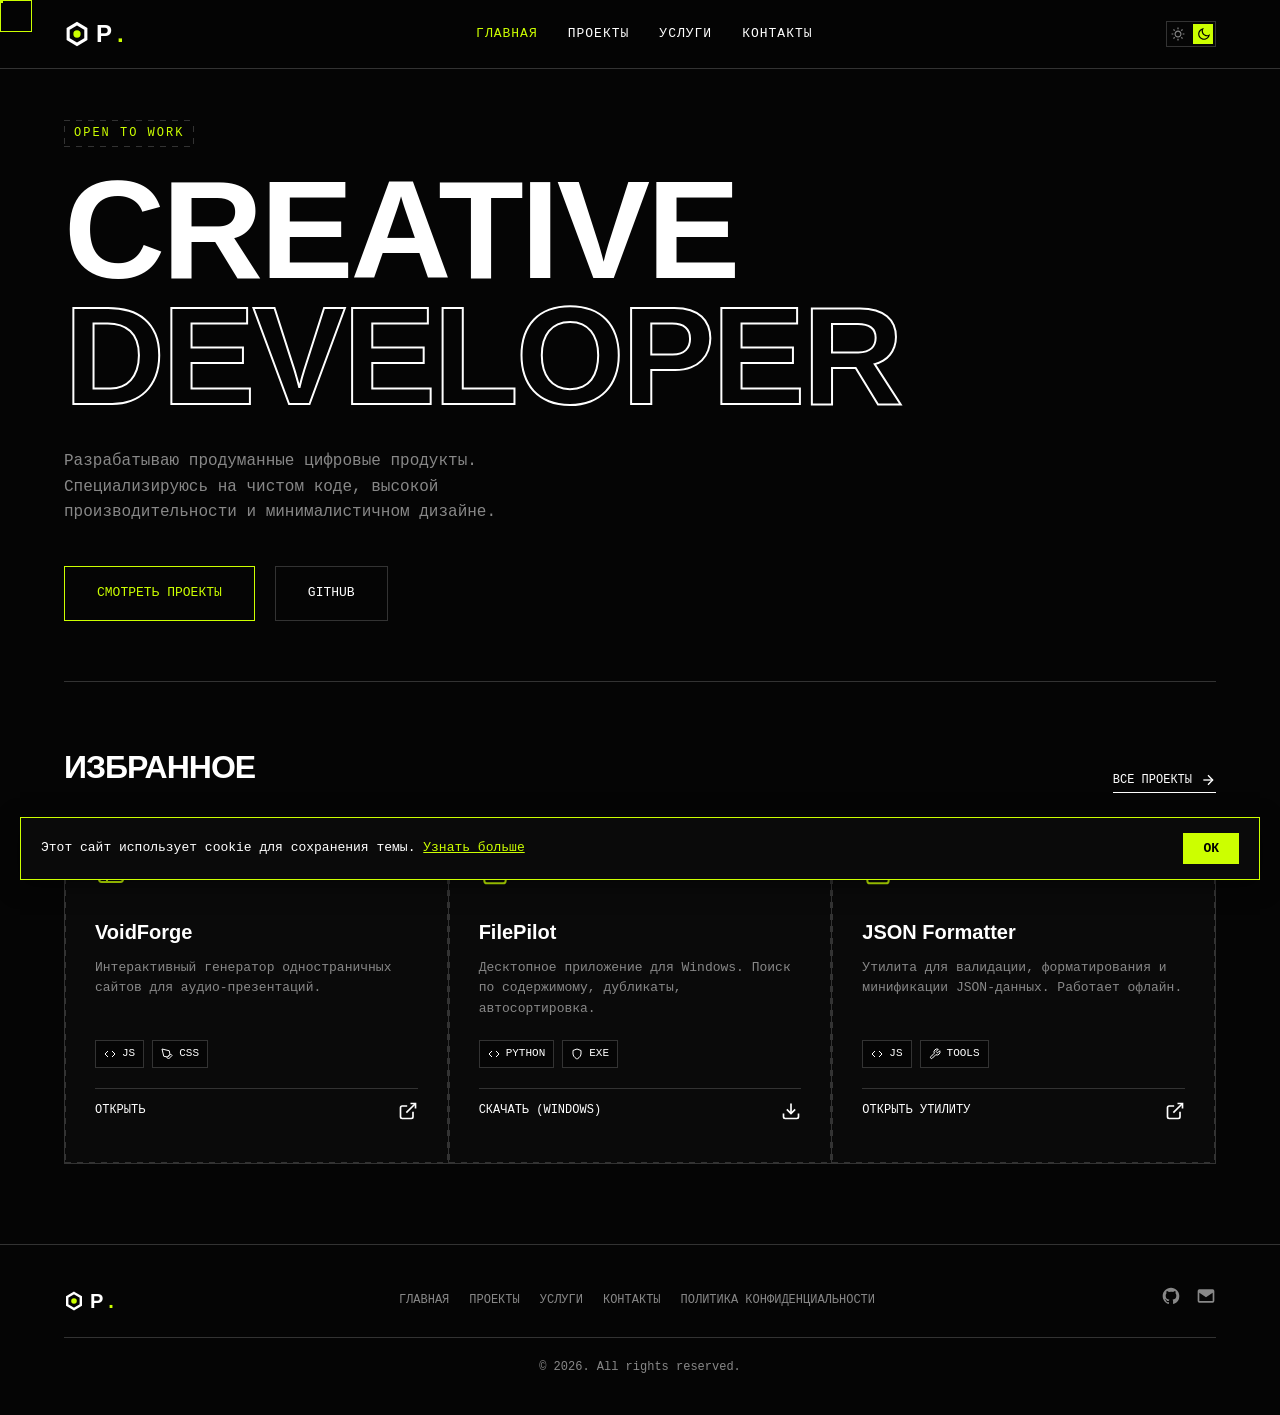
<file: index.html>
<!DOCTYPE html>
<html lang="ru" data-theme="dark">
<head>
    <meta charset="UTF-8">
    <meta name="viewport" content="width=device-width, initial-scale=1.0">
    <title>Portfolio — Developer</title>
    <link rel="icon" href="favicon.svg" type="image/svg+xml">
    <meta http-equiv="Content-Security-Policy" content="default-src 'self'; script-src 'self'; style-src 'self' https://fonts.googleapis.com; font-src 'self' https://fonts.gstatic.com; img-src 'self' data:; connect-src 'self' https://formcarry.com; object-src 'none'; base-uri 'none'; form-action 'self' https://formcarry.com; frame-ancestors 'none';">
    <meta name="referrer" content="strict-origin-when-cross-origin">
    <script src="frame-bust.js"></script>
    <link rel="preconnect" href="https://fonts.googleapis.com">
    <link rel="preconnect" href="https://fonts.gstatic.com" crossorigin>
    <link href="https://fonts.googleapis.com/css2?family=IBM+Plex+Mono:wght@400;500&family=Space+Grotesk:wght@400;500;700&display=swap" rel="stylesheet" crossorigin="anonymous">
    <link rel="stylesheet" href="styles.css">
    <script src="theme-init.js"></script>
</head>
<body>
    <header>
        <a href="index.html" class="logo" aria-label="Home">
            <svg width="24" height="24" viewBox="0 0 100 100" fill="none" xmlns="http://www.w3.org/2000/svg">
                <polygon points="50,10 84,30 84,70 50,90 16,70 16,30" stroke="currentColor" stroke-width="12" stroke-linejoin="miter"/>
                <circle cx="50" cy="50" r="14" fill="var(--accent)"/>
            </svg>
            P<span>.</span>
        </a>
        <nav class="desktop-nav">
            <a href="index.html" class="active">Главная</a>
            <a href="projects.html">Проекты</a>
            <a href="services.html">Услуги</a>
            <a href="contacts.html">Контакты</a>
        </nav>
        <div class="header-controls">
            <div class="theme-switch" id="themeToggle">
                <div class="theme-switch-ball"></div>
                <svg class="sun-icon" viewBox="0 0 24 24"><path d="M12 18C8.686 18 6 15.314 6 12C6 8.686 8.686 6 12 6C15.314 6 18 8.686 18 12C18 15.314 15.314 18 12 18ZM12 16C14.209 16 16 14.209 16 12C16 9.791 14.209 8 12 8C9.791 8 8 9.791 8 12C8 14.209 9.791 16 12 16ZM11 1H13V4H11V1ZM11 20H13V23H11V20ZM3.515 4.929L4.929 3.515L7.05 5.636L5.636 7.05L3.515 4.929ZM16.95 18.364L18.364 16.95L20.485 19.071L19.071 20.485L16.95 18.364ZM19.071 3.515L20.485 4.929L18.364 7.05L16.95 5.636L19.071 3.515ZM5.636 16.95L7.05 18.364L4.929 20.485L3.515 19.071L5.636 16.95ZM23 11V13H20V11H23ZM4 11V13H1V11H4Z"/></svg>
                <svg class="moon-icon" viewBox="0 0 24 24"><path d="M10 7C10 10.866 13.134 14 17 14C18.9584 14 20.729 13.1957 21.9995 11.8995C22 11.933 22 11.9665 22 12C22 17.5228 17.5228 22 12 22C6.47715 22 2 17.5228 2 12C2 6.47715 6.47715 2 12 2C12.0335 2 12.067 2 12.1005 2.00049C10.8043 3.27098 10 5.04157 10 7ZM4 12C4 16.4183 7.58172 20 12 20C15.0583 20 17.7158 18.2839 19.062 15.7621C18.3941 15.9199 17.7027 16 17 16C12.0294 16 8 11.9706 8 7C8 6.29727 8.08009 5.60587 8.2379 4.93798C5.71611 6.28423 4 8.94168 4 12Z"/></svg>
            </div>
            <button class="mobile-menu-btn" id="mobileMenuBtn" aria-label="Menu">
                <svg viewBox="0 0 24 24" fill="none" stroke="currentColor" stroke-width="2"><line x1="3" y1="12" x2="21" y2="12"></line><line x1="3" y1="6" x2="21" y2="6"></line><line x1="3" y1="18" x2="21" y2="18"></line></svg>
            </button>
        </div>
    </header>
    <div class="mobile-nav" id="mobileNav">
        <a href="index.html" class="active">Главная</a>
        <a href="projects.html">Проекты</a>
        <a href="services.html">Услуги</a>
        <a href="contacts.html">Контакты</a>
    </div>
    <div class="page-wrapper">
        <div class="container">
            <section class="hero">
                <div class="badge animated-dashed">Open to work</div>
                <h1>CREATIVE<br><span>DEVELOPER</span></h1>
                <p>Разрабатываю продуманные цифровые продукты. Специализируюсь на чистом коде, высокой производительности и минималистичном дизайне.</p>
                <div class="hero-buttons">
                    <a href="projects.html" class="btn btn-primary">Смотреть проекты</a>
                    <a href="https://github.com/dyrty11" target="_blank" rel="noopener noreferrer" class="btn">GitHub</a>
                </div>
            </section>
            <section id="projects">
                <div class="section-header">
                    <h2 class="section-title">Избранное</h2>
                    <a href="projects.html" class="view-all">Все проекты <svg width="16" height="16" viewBox="0 0 24 24" fill="none" stroke="currentColor" stroke-width="2"><line x1="5" y1="12" x2="19" y2="12"></line><polyline points="12 5 19 12 12 19"></polyline></svg></a>
                </div>
                <div class="projects-grid">
                    <div class="project-card animated-dashed">
                        <div class="project-icon"><svg viewBox="0 0 24 24" fill="none" stroke="currentColor" stroke-width="1.5"><rect x="3" y="3" width="18" height="18" rx="2" ry="2"></rect><line x1="3" y1="9" x2="21" y2="9"></line><line x1="9" y1="21" x2="9" y2="9"></line></svg></div>
                        <h3>VoidForge</h3>
                        <p>Интерактивный генератор одностраничных сайтов для аудио-презентаций.</p>
                        <div class="project-tags">
                            <span class="tag"><svg viewBox="0 0 24 24" fill="none" stroke="currentColor" stroke-width="2"><polyline points="16 18 22 12 16 6"></polyline><polyline points="8 6 2 12 8 18"></polyline></svg> JS</span>
                            <span class="tag"><svg viewBox="0 0 24 24" fill="none" stroke="currentColor" stroke-width="2"><path d="M12 19l7-7 3 3-7 7-3-3z"></path><path d="M18 13l-1.5-7.5L2 2l3.5 14.5L13 18l5-5z"></path></svg> CSS</span>
                        </div>
                        <a href="voidforge.html" target="_blank" rel="noopener noreferrer" class="action-btn">
                            <span>Открыть</span>
                            <svg viewBox="0 0 24 24" fill="none" stroke="currentColor" stroke-width="2"><path d="M18 13v6a2 2 0 0 1-2 2H5a2 2 0 0 1-2-2V8a2 2 0 0 1 2-2h6"></path><polyline points="15 3 21 3 21 9"></polyline><line x1="10" y1="14" x2="21" y2="3"></line></svg>
                        </a>
                    </div>
                    <div class="project-card animated-dashed">
                        <div class="project-icon"><svg viewBox="0 0 24 24" fill="none" stroke="currentColor" stroke-width="1.5"><path d="M14 2H6a2 2 0 0 0-2 2v16a2 2 0 0 0 2 2h12a2 2 0 0 0 2-2V8z"></path><polyline points="14 2 14 8 20 8"></polyline><line x1="12" y1="18" x2="12" y2="12"></line><polyline points="9 15 12 12 15 15"></polyline></svg></div>
                        <h3>FilePilot</h3>
                        <p>Десктопное приложение для Windows. Поиск по содержимому, дубликаты, автосортировка.</p>
                        <div class="project-tags">
                            <span class="tag"><svg viewBox="0 0 24 24" fill="none" stroke="currentColor" stroke-width="2"><polyline points="16 18 22 12 16 6"></polyline><polyline points="8 6 2 12 8 18"></polyline></svg> Python</span>
                            <span class="tag"><svg viewBox="0 0 24 24" fill="none" stroke="currentColor" stroke-width="2"><path d="M12 22s8-4 8-10V5l-8-3-8 3v7c0 6 8 10 8 10z"></path></svg> EXE</span>
                        </div>
                        <a href="https://pomf2.lain.la/f/ff7rdfxg.7z" target="_blank" rel="noopener noreferrer" class="action-btn">
                            <span>Скачать (Windows)</span>
                            <svg viewBox="0 0 24 24" fill="none" stroke="currentColor" stroke-width="2"><path d="M21 15v4a2 2 0 0 1-2 2H5a2 2 0 0 1-2-2v-4"></path><polyline points="7 10 12 15 17 10"></polyline><line x1="12" y1="15" x2="12" y2="3"></line></svg>
                        </a>
                    </div>
                    <div class="project-card animated-dashed">
                        <div class="project-icon"><svg viewBox="0 0 24 24" fill="none" stroke="currentColor" stroke-width="1.5"><path d="M14 2H6a2 2 0 0 0-2 2v16a2 2 0 0 0 2 2h12a2 2 0 0 0 2-2V8z"></path><polyline points="14 2 14 8 20 8"></polyline><path d="M10 12l-2 2 2 2"></path><path d="M14 12l2 2-2 2"></path></svg></div>
                        <h3>JSON Formatter</h3>
                        <p>Утилита для валидации, форматирования и минификации JSON-данных. Работает офлайн.</p>
                        <div class="project-tags">
                            <span class="tag"><svg viewBox="0 0 24 24" fill="none" stroke="currentColor" stroke-width="2"><polyline points="16 18 22 12 16 6"></polyline><polyline points="8 6 2 12 8 18"></polyline></svg> JS</span>
                            <span class="tag"><svg viewBox="0 0 24 24" fill="none" stroke="currentColor" stroke-width="2"><path d="M14.7 6.3a1 1 0 0 0 0 1.4l1.6 1.6a1 1 0 0 0 1.4 0l3.77-3.77a6 6 0 0 1-7.94 7.94l-6.91 6.91a2.12 2.12 0 0 1-3-3l6.91-6.91a6 6 0 0 1 7.94-7.94l-3.76 3.76z"></path></svg> Tools</span>
                        </div>
                        <a href="json-formatter.html" target="_blank" rel="noopener noreferrer" class="action-btn">
                            <span>Открыть утилиту</span>
                            <svg viewBox="0 0 24 24" fill="none" stroke="currentColor" stroke-width="2"><path d="M18 13v6a2 2 0 0 1-2 2H5a2 2 0 0 1-2-2V8a2 2 0 0 1 2-2h6"></path><polyline points="15 3 21 3 21 9"></polyline><line x1="10" y1="14" x2="21" y2="3"></line></svg>
                        </a>
                    </div>
                </div>
            </section>
        </div>
        <footer>
            <div class="footer-content">
                <a href="index.html" class="logo footer-logo" aria-label="Home">
                    <svg viewBox="0 0 100 100" fill="none" xmlns="http://www.w3.org/2000/svg">
                        <polygon points="50,10 84,30 84,70 50,90 16,70 16,30" stroke="currentColor" stroke-width="12" stroke-linejoin="miter"/>
                        <circle cx="50" cy="50" r="14" fill="var(--accent)"/>
                    </svg>
                    P<span>.</span>
                </a>
                <div class="footer-links">
                    <a href="index.html">Главная</a>
                    <a href="projects.html">Проекты</a>
                    <a href="services.html">Услуги</a>
                    <a href="contacts.html">Контакты</a>
                    <a href="privacy.html">Политика конфиденциальности</a>
                </div>
                <div class="footer-socials">
                    <a href="https://github.com/dyrty11" target="_blank" rel="noopener noreferrer" aria-label="GitHub"><svg viewBox="0 0 24 24" fill="currentColor"><path d="M12 2C6.477 2 2 6.484 2 12.017c0 4.425 2.865 8.18 6.839 9.504.5.092.682-.217.682-.483 0-.237-.008-.868-.013-1.703-2.782.605-3.369-1.343-3.369-1.343-.454-1.158-1.11-1.466-1.11-1.466-.908-.62.069-.608.069-.608 1.003.07 1.531 1.032 1.531 1.032.892 1.53 2.341 1.088 2.91.832.092-.647.35-1.088.636-1.338-2.22-.253-4.555-1.113-4.555-4.951 0-1.093.39-1.988 1.029-2.688-.103-.253-.446-1.272.098-2.65 0 0 .84-.27 2.75 1.026A9.564 9.564 0 0112 6.844c.85.004 1.705.115 2.504.337 1.909-1.296 2.747-1.027 2.747-1.027.546 1.379.202 2.398.1 2.651.64.7 1.028 1.595 1.028 2.688 0 3.848-2.339 4.695-4.566 4.943.359.309.678.92.678 1.855 0 1.338-.012 2.419-.012 2.747 0 .268.18.58.688.482A10.019 10.019 0 0022 12.017C22 6.484 17.522 2 12 2z"/></svg></a>
                    <a href="mailto:d81816320@gmail.com" aria-label="Email"><svg viewBox="0 0 24 24" fill="currentColor"><path d="M20 4H4a2 2 0 0 0-2 2v12a2 2 0 0 0 2 2h16a2 2 0 0 0 2-2V6a2 2 0 0 0-2-2zm0 4.236V18H4V8.236l8 5.333 8-5.333z"/></svg></a>
                </div>
            </div>
            <div class="footer-bottom">&copy; 2026. All rights reserved.</div>
        </footer>
    </div>
    <script src="script.js"></script>
</body>
</html>
</file>
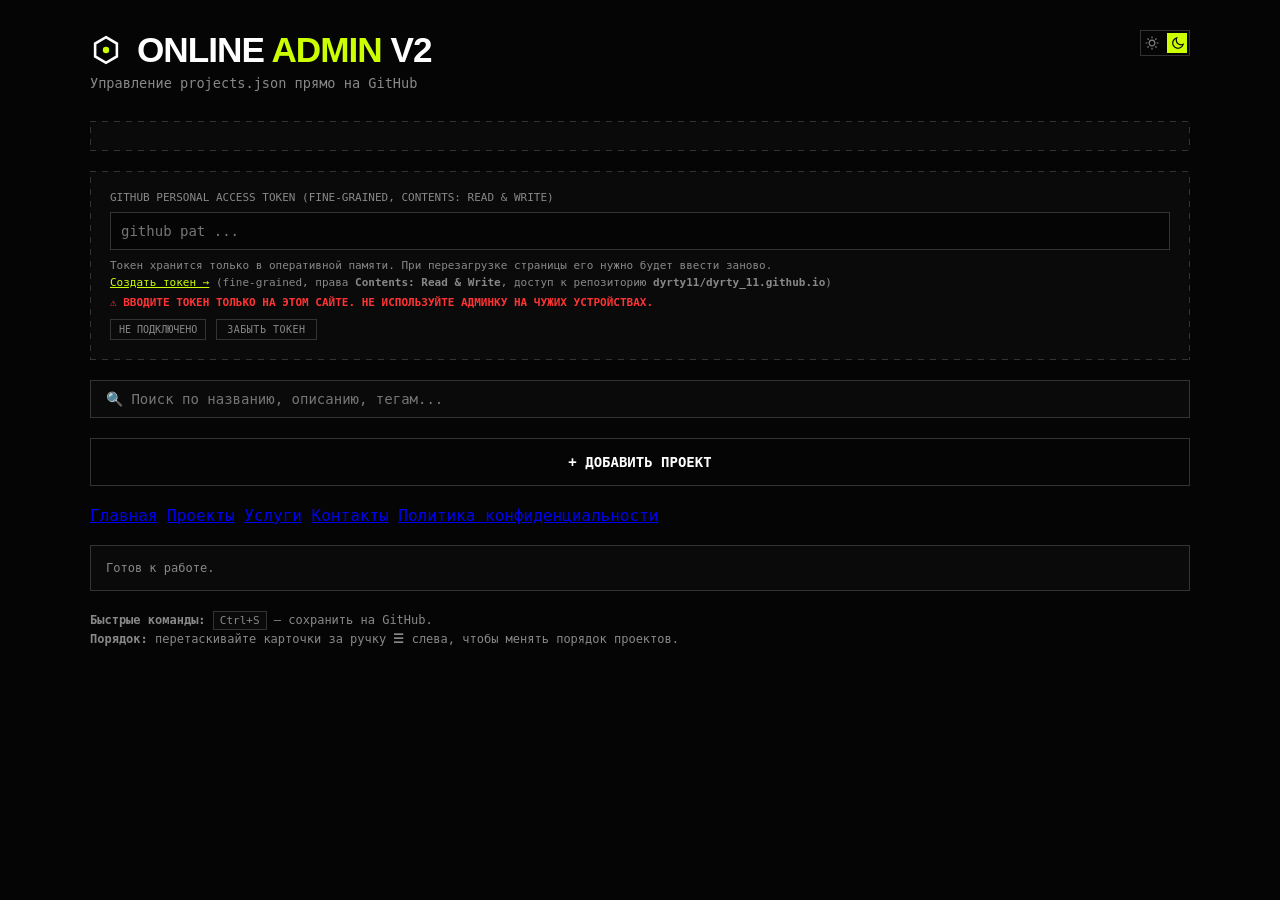
<file: admin.html>
<!DOCTYPE html>
<html lang="ru" data-theme="dark">
<head>
    <meta charset="UTF-8">
    <meta name="viewport" content="width=device-width, initial-scale=1.0">
    <title>Online Admin v2 — P.</title>
    <link rel="icon" href="favicon.svg" type="image/svg+xml">
    <meta name="robots" content="noindex, nofollow">
    <meta http-equiv="Content-Security-Policy" content="default-src 'self'; script-src 'self'; style-src 'self' https://fonts.googleapis.com; font-src 'self' https://fonts.gstatic.com; img-src 'self' data:; connect-src 'self' https://api.github.com; object-src 'none'; base-uri 'none'; form-action 'none'; frame-ancestors 'none';">
    <script src="frame-bust.js"></script>
    <link rel="preconnect" href="https://fonts.googleapis.com">
    <link rel="preconnect" href="https://fonts.gstatic.com" crossorigin>
    <link href="https://fonts.googleapis.com/css2?family=IBM+Plex+Mono:wght@400;500&family=Space+Grotesk:wght@400;500;700&display=swap" rel="stylesheet" crossorigin="anonymous">
    <link rel="stylesheet" href="admin.css">
</head>
<body>
    <div class="container">
        <div class="header-row">
            <div>
                <div class="admin-header-logo">
                    <svg width="32" height="32" viewBox="0 0 100 100" fill="none" xmlns="http://www.w3.org/2000/svg">
                        <polygon points="50,10 84,30 84,70 50,90 16,70 16,30" stroke="currentColor" stroke-width="8" stroke-linejoin="miter"/>
                        <circle cx="50" cy="50" r="10" fill="var(--accent)"/>
                    </svg>
                    <h1>Online <span>Admin</span> v2</h1>
                </div>
                <p class="subtitle">Управление projects.json прямо на GitHub</p>
            </div>
            <div class="theme-switch" id="themeToggle">
                <div class="theme-switch-ball"></div>
                <svg class="sun-icon" viewBox="0 0 24 24"><path d="M12 18C8.686 18 6 15.314 6 12C6 8.686 8.686 6 12 6C15.314 6 18 8.686 18 12C18 15.314 15.314 18 12 18ZM12 16C14.209 16 16 14.209 16 12C16 9.791 14.209 8 12 8C9.791 8 8 9.791 8 12C8 14.209 9.791 16 12 16ZM11 1H13V4H11V1ZM11 20H13V23H11V20ZM3.515 4.929L4.929 3.515L7.05 5.636L5.636 7.05L3.515 4.929ZM16.95 18.364L18.364 16.95L20.485 19.071L19.071 20.485L16.95 18.364ZM19.071 3.515L20.485 4.929L18.364 7.05L16.95 5.636L19.071 3.515ZM5.636 16.95L7.05 18.364L4.929 20.485L3.515 19.071L5.636 16.95ZM23 11V13H20V11H23ZM4 11V13H1V11H4Z"/></svg>
                <svg class="moon-icon" viewBox="0 0 24 24"><path d="M10 7C10 10.866 13.134 14 17 14C18.9584 14 20.729 13.1957 21.9995 11.8995C22 11.933 22 11.9665 22 12C22 17.5228 17.5228 22 12 22C6.47715 22 2 17.5228 2 12C2 6.47715 6.47715 2 12 2C12.0335 2 12.067 2 12.1005 2.00049C10.8043 3.27098 10 5.04157 10 7ZM4 12C4 16.4183 7.58172 20 12 20C15.0583 20 17.7158 18.2839 19.062 15.7621C18.3941 15.9199 17.7027 16 17 16C12.0294 16 8 11.9706 8 7C8 6.29727 8.08009 5.60587 8.2379 4.93798C5.71611 6.28423 4 8.94168 4 12Z"/></svg>
            </div>
        </div>

        <div class="stats animated-dashed" id="stats"></div>

        <div class="token-section animated-dashed">
            <label>GitHub Personal Access Token (fine-grained, Contents: Read & Write)</label>
            <input type="password" id="tokenInput" placeholder="github_pat_..." autocomplete="off" spellcheck="false">
            <div class="token-hint">
                Токен хранится только в оперативной памяти. При перезагрузке страницы его нужно будет ввести заново.
                <br>
                <a href="https://github.com/settings/tokens" target="_blank" rel="noopener noreferrer">Создать токен →</a>
                (fine-grained, права <b>Contents: Read &amp; Write</b>, доступ к репозиторию <b>dyrty11/dyrty_11.github.io</b>)
            </div>
            <div class="token-warning">⚠️ Вводите токен только на этом сайте. Не используйте админку на чужих устройствах.</div>
            <div class="token-row">
                <span class="status-badge" id="tokenStatus">Не подключено</span>
                <button type="button" class="forget-btn" id="forgetTokenBtn">Забыть токен</button>
            </div>
        </div>

        <div class="toolbar">
            <input type="text" id="searchAdmin" placeholder="🔍 Поиск по названию, описанию, тегам...">
            <span class="unsaved-badge hidden" id="unsavedBadge">● Не сохранено</span>
        </div>

        <div id="projectsList"></div>

        <button class="btn add-btn" id="addBtn">+ Добавить проект</button>

        <div class="footer-links">
    <a href="index.html">Главная</a>
    <a href="projects.html">Проекты</a>
    <a href="services.html">Услуги</a>
    <a href="contacts.html">Контакты</a>
    <a href="privacy.html" style="color: var(--accent);">Политика конфиденциальности</a>
        </div>

        <div class="log" id="log">Готов к работе.</div>

        <div class="hint">
            <strong>Быстрые команды:</strong> <kbd>Ctrl+S</kbd> — сохранить на GitHub.<br>
            <strong>Порядок:</strong> перетаскивайте карточки за ручку <strong>☰</strong> слева, чтобы менять порядок проектов.
        </div>
    </div>

    <script src="admin.js" defer></script>
</body>
</html>
</file>
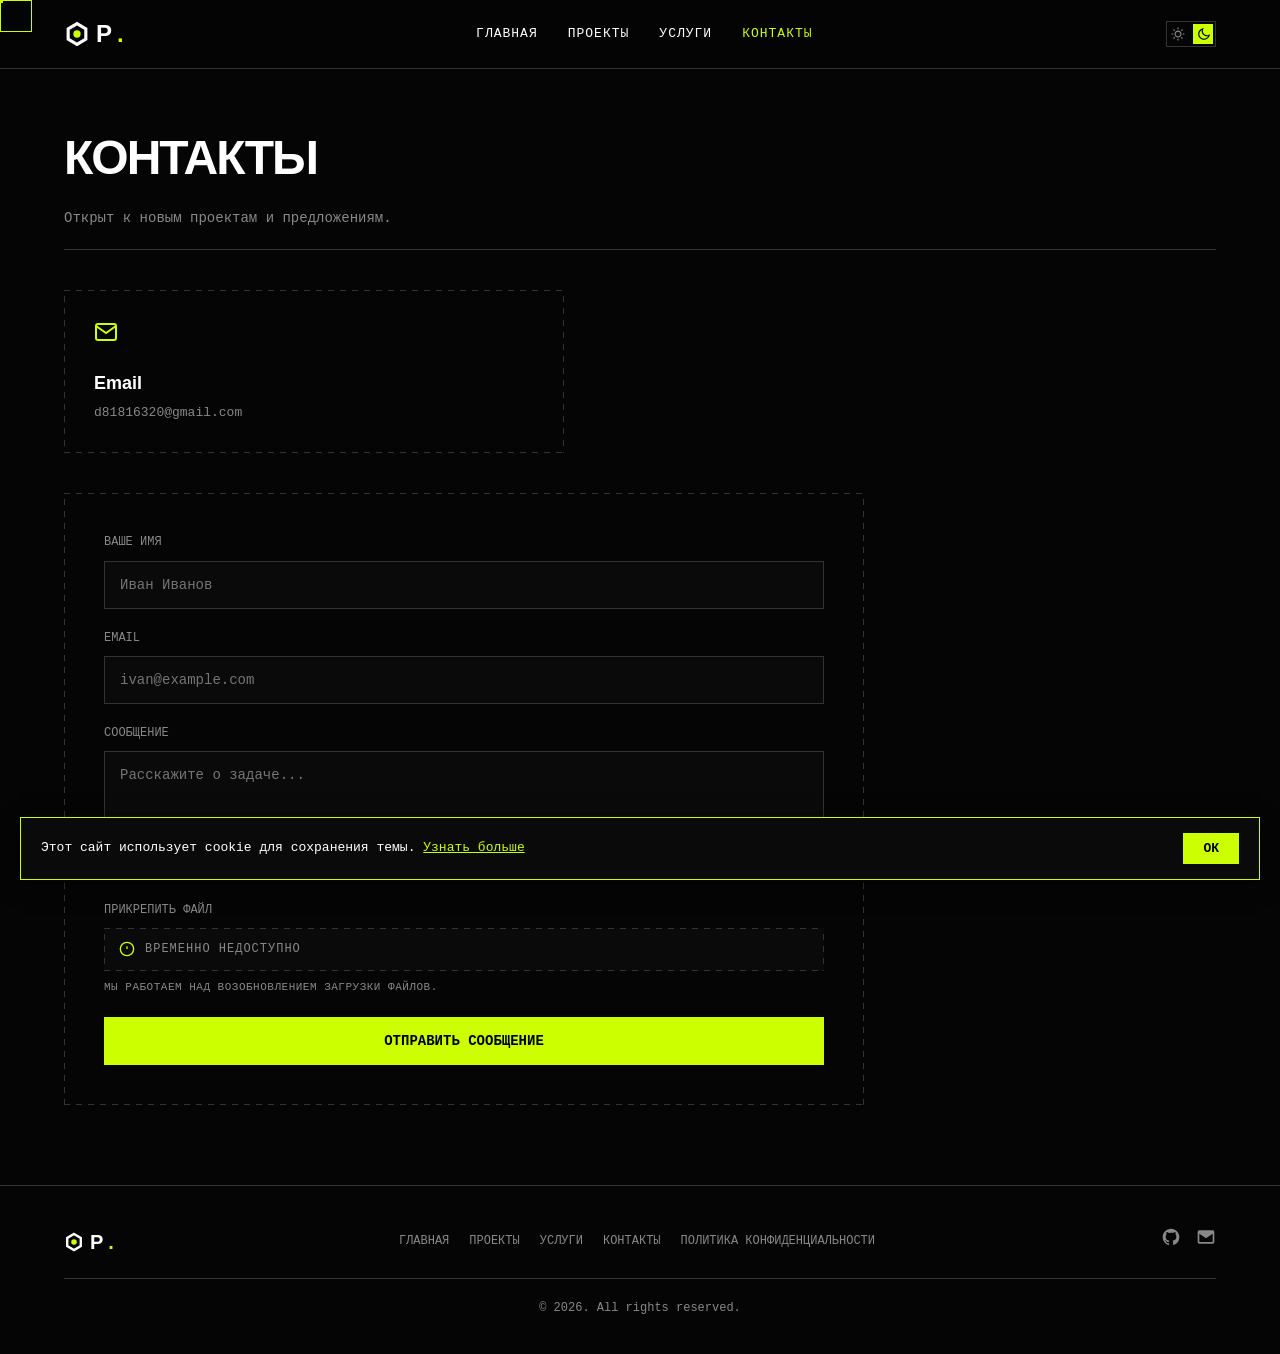
<file: contacts.html>
<!DOCTYPE html>
<html lang="ru" data-theme="dark">
<head>
    <meta charset="UTF-8">
    <meta name="viewport" content="width=device-width, initial-scale=1.0">
    <title>Контакты — Portfolio</title>
    <link rel="icon" href="favicon.svg" type="image/svg+xml">
    <meta http-equiv="Content-Security-Policy" content="default-src 'self'; script-src 'self'; style-src 'self' https://fonts.googleapis.com; font-src 'self' https://fonts.gstatic.com; img-src 'self' data:; connect-src 'self' https://formcarry.com; object-src 'none'; base-uri 'none'; form-action 'self' https://formcarry.com; frame-ancestors 'none';">
    <meta name="referrer" content="strict-origin-when-cross-origin">
    <script src="frame-bust.js"></script>
    <link rel="preconnect" href="https://fonts.googleapis.com">
    <link rel="preconnect" href="https://fonts.gstatic.com" crossorigin>
    <link href="https://fonts.googleapis.com/css2?family=IBM+Plex+Mono:wght@400;500&family=Space+Grotesk:wght@400;500;700&display=swap" rel="stylesheet" crossorigin="anonymous">
    <link rel="stylesheet" href="styles.css">
    <script src="theme-init.js"></script>
</head>
<body>
    <header>
        <a href="index.html" class="logo" aria-label="Home">
            <svg width="24" height="24" viewBox="0 0 100 100" fill="none" xmlns="http://www.w3.org/2000/svg">
                <polygon points="50,10 84,30 84,70 50,90 16,70 16,30" stroke="currentColor" stroke-width="12" stroke-linejoin="miter"/>
                <circle cx="50" cy="50" r="14" fill="var(--accent)"/>
            </svg>
            P<span>.</span>
        </a>
        <nav class="desktop-nav">
            <a href="index.html">Главная</a>
            <a href="projects.html">Проекты</a>
            <a href="services.html">Услуги</a>
            <a href="contacts.html" class="active">Контакты</a>
        </nav>
        <div class="header-controls">
            <div class="theme-switch" id="themeToggle">
                <div class="theme-switch-ball"></div>
                <svg class="sun-icon" viewBox="0 0 24 24"><path d="M12 18C8.686 18 6 15.314 6 12C6 8.686 8.686 6 12 6C15.314 6 18 8.686 18 12C18 15.314 15.314 18 12 18ZM12 16C14.209 16 16 14.209 16 12C16 9.791 14.209 8 12 8C9.791 8 8 9.791 8 12C8 14.209 9.791 16 12 16ZM11 1H13V4H11V1ZM11 20H13V23H11V20ZM3.515 4.929L4.929 3.515L7.05 5.636L5.636 7.05L3.515 4.929ZM16.95 18.364L18.364 16.95L20.485 19.071L19.071 20.485L16.95 18.364ZM19.071 3.515L20.485 4.929L18.364 7.05L16.95 5.636L19.071 3.515ZM5.636 16.95L7.05 18.364L4.929 20.485L3.515 19.071L5.636 16.95ZM23 11V13H20V11H23ZM4 11V13H1V11H4Z"/></svg>
                <svg class="moon-icon" viewBox="0 0 24 24"><path d="M10 7C10 10.866 13.134 14 17 14C18.9584 14 20.729 13.1957 21.9995 11.8995C22 11.933 22 11.9665 22 12C22 17.5228 17.5228 22 12 22C6.47715 22 2 17.5228 2 12C2 6.47715 6.47715 2 12 2C12.0335 2 12.067 2 12.1005 2.00049C10.8043 3.27098 10 5.04157 10 7ZM4 12C4 16.4183 7.58172 20 12 20C15.0583 20 17.7158 18.2839 19.062 15.7621C18.3941 15.9199 17.7027 16 17 16C12.0294 16 8 11.9706 8 7C8 6.29727 8.08009 5.60587 8.2379 4.93798C5.71611 6.28423 4 8.94168 4 12Z"/></svg>
            </div>
            <button class="mobile-menu-btn" id="mobileMenuBtn" aria-label="Menu">
                <svg viewBox="0 0 24 24" fill="none" stroke="currentColor" stroke-width="2"><line x1="3" y1="12" x2="21" y2="12"></line><line x1="3" y1="6" x2="21" y2="6"></line><line x1="3" y1="18" x2="21" y2="18"></line></svg>
            </button>
        </div>
    </header>
    <div class="mobile-nav" id="mobileNav">
        <a href="index.html">Главная</a>
        <a href="projects.html">Проекты</a>
        <a href="services.html">Услуги</a>
        <a href="contacts.html" class="active">Контакты</a>
    </div>
    <div class="page-wrapper">
        <div class="container">
            <div class="page-header">
                <h1>Контакты</h1>
                <p>Открыт к новым проектам и предложениям.</p>
            </div>
            <div class="contact-grid">
                <a href="mailto:d81816320@gmail.com" class="contact-card animated-dashed">
                    <div class="contact-icon"><svg viewBox="0 0 24 24" fill="none" stroke="currentColor" stroke-width="2"><path d="M4 4h16c1.1 0 2 .9 2 2v12c0 1.1-.9 2-2 2H4c-1.1 0-2-.9-2-2V6c0-1.1.9-2 2-2z"></path><polyline points="22,6 12,13 2,6"></polyline></svg></div>
                    <h3>Email</h3>
                    <p>d81816320@gmail.com</p>
                </a>
            </div>
            <div class="contact-form animated-dashed">
                <form id="contactForm" action="https://formcarry.com/s/-NsPKvdj5sC" method="POST" enctype="multipart/form-data">
                    <input type="text" name="_gotcha" hidden>
                    <div class="form-group">
                        <label>Ваше имя</label>
                        <input type="text" name="name" placeholder="Иван Иванов" required maxlength="80">
                    </div>
                    <div class="form-group">
                        <label>Email</label>
                        <input type="email" name="email" placeholder="ivan@example.com" required maxlength="100">
                    </div>
                    <div class="form-group">
                        <label>Сообщение</label>
                        <textarea name="message" placeholder="Расскажите о задаче..." required maxlength="2000"></textarea>
                    </div>
                    <div class="form-group">
                        <label>Прикрепить файл</label>
                        <div class="file-disabled-notice animated-dashed">
                            <svg width="16" height="16" viewBox="0 0 24 24" fill="none" stroke="currentColor" stroke-width="2"><circle cx="12" cy="12" r="10"></circle><line x1="12" y1="8" x2="12" y2="12"></line><line x1="12" y1="16" x2="12.01" y2="16"></line></svg>
                            ВРЕМЕННО НЕДОСТУПНО
                        </div>
                        <div class="file-hint">Мы работаем над возобновлением загрузки файлов.</div>
                    </div>
                    <button type="submit" class="submit-btn">Отправить сообщение</button>
                </form>
            </div>
        </div>
        <footer>
            <div class="footer-content">
                <a href="index.html" class="logo footer-logo" aria-label="Home">
                    <svg viewBox="0 0 100 100" fill="none" xmlns="http://www.w3.org/2000/svg">
                        <polygon points="50,10 84,30 84,70 50,90 16,70 16,30" stroke="currentColor" stroke-width="12" stroke-linejoin="miter"/>
                        <circle cx="50" cy="50" r="14" fill="var(--accent)"/>
                    </svg>
                    P<span>.</span>
                </a>
                <div class="footer-links">
                    <a href="index.html">Главная</a>
                    <a href="projects.html">Проекты</a>
                    <a href="services.html">Услуги</a>
                    <a href="contacts.html">Контакты</a>
                    <a href="privacy.html">Политика конфиденциальности</a>
                </div>
                <div class="footer-socials">
                    <a href="https://github.com/dyrty11" target="_blank" rel="noopener noreferrer" aria-label="GitHub"><svg viewBox="0 0 24 24" fill="currentColor"><path d="M12 2C6.477 2 2 6.484 2 12.017c0 4.425 2.865 8.18 6.839 9.504.5.092.682-.217.682-.483 0-.237-.008-.868-.013-1.703-2.782.605-3.369-1.343-3.369-1.343-.454-1.158-1.11-1.466-1.11-1.466-.908-.62.069-.608.069-.608 1.003.07 1.531 1.032 1.531 1.032.892 1.53 2.341 1.088 2.91.832.092-.647.35-1.088.636-1.338-2.22-.253-4.555-1.113-4.555-4.951 0-1.093.39-1.988 1.029-2.688-.103-.253-.446-1.272.098-2.65 0 0 .84-.27 2.75 1.026A9.564 9.564 0 0112 6.844c.85.004 1.705.115 2.504.337 1.909-1.296 2.747-1.027 2.747-1.027.546 1.379.202 2.398.1 2.651.64.7 1.028 1.595 1.028 2.688 0 3.848-2.339 4.695-4.566 4.943.359.309.678.92.678 1.855 0 1.338-.012 2.419-.012 2.747 0 .268.18.58.688.482A10.019 10.019 0 0022 12.017C22 6.484 17.522 2 12 2z"/></svg></a>
                    <a href="mailto:d81816320@gmail.com" aria-label="Email"><svg viewBox="0 0 24 24" fill="currentColor"><path d="M20 4H4a2 2 0 0 0-2 2v12a2 2 0 0 0 2 2h16a2 2 0 0 0 2-2V6a2 2 0 0 0-2-2zm0 4.236V18H4V8.236l8 5.333 8-5.333z"/></svg></a>
                </div>
            </div>
            <div class="footer-bottom">&copy; 2026. All rights reserved.</div>
        </footer>
    </div>
    <script src="script.js"></script>
</body>
</html>
</file>
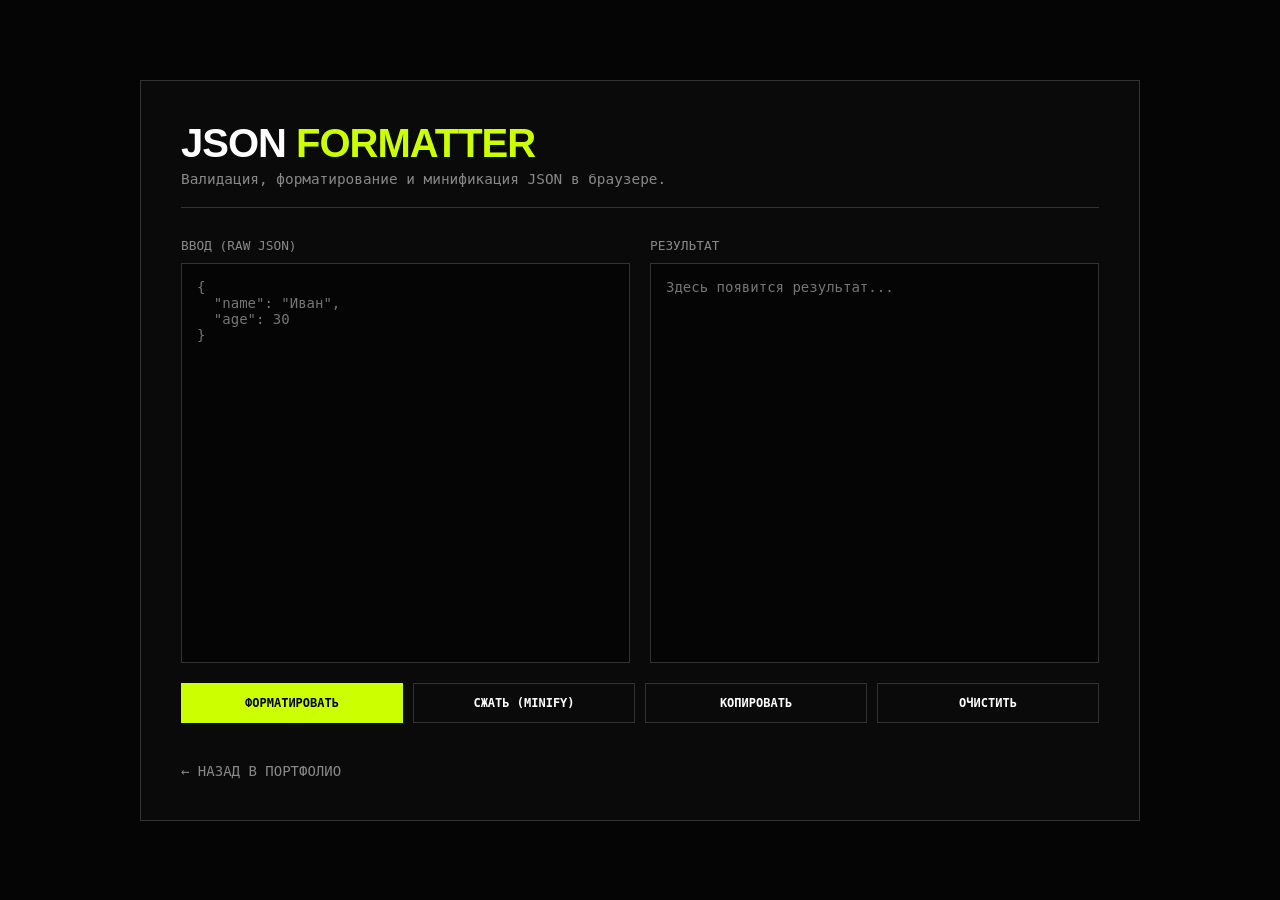
<file: json-formatter.html>
<!DOCTYPE html>
<html lang="ru">
<head>
    <meta charset="UTF-8">
    <meta name="viewport" content="width=device-width, initial-scale=1.0">
    <title>JSON Formatter — P.</title>
    <link rel="icon" href="favicon.svg" type="image/svg+xml">
    <meta http-equiv="Content-Security-Policy" content="default-src 'self'; script-src 'self'; style-src 'self' https://fonts.googleapis.com; font-src 'self' https://fonts.gstatic.com; object-src 'none'; base-uri 'none'; form-action 'none'; frame-ancestors 'none';">
    <script src="frame-bust.js"></script>
    <link rel="preconnect" href="https://fonts.googleapis.com">
    <link rel="preconnect" href="https://fonts.gstatic.com" crossorigin>
    <link href="https://fonts.googleapis.com/css2?family=IBM+Plex+Mono:wght@400;500&family=Space+Grotesk:wght@400;500;700&display=swap" rel="stylesheet" crossorigin="anonymous">
    <link rel="stylesheet" href="json-formatter.css">
</head>
<body>
    <div class="container">
        <div class="header">
            <h1>JSON <span>Formatter</span></h1>
            <p class="subtitle">Валидация, форматирование и минификация JSON в браузере.</p>
        </div>
        <div class="editor-grid">
            <div class="panel">
                <div class="panel-header"><span>Ввод (Raw JSON)</span></div>
                <textarea id="inputArea" placeholder="{&#10;  &quot;name&quot;: &quot;Иван&quot;,&#10;  &quot;age&quot;: 30&#10;}"></textarea>
            </div>
            <div class="panel">
                <div class="panel-header"><span>Результат</span></div>
                <textarea id="outputArea" readonly placeholder="Здесь появится результат..."></textarea>
            </div>
        </div>
        <div class="btn-row">
            <button class="btn btn-primary" id="formatBtn">Форматировать</button>
            <button class="btn" id="minifyBtn">Сжать (Minify)</button>
            <button class="btn" id="copyBtn">Копировать</button>
            <button class="btn" id="clearBtn">Очистить</button>
        </div>
        <div class="status" id="status"></div>
        <a href="index.html" class="back-link">← Назад в портфолио</a>
    </div>
    <script src="json-formatter.js" defer></script>
</body>
</html>
</file>
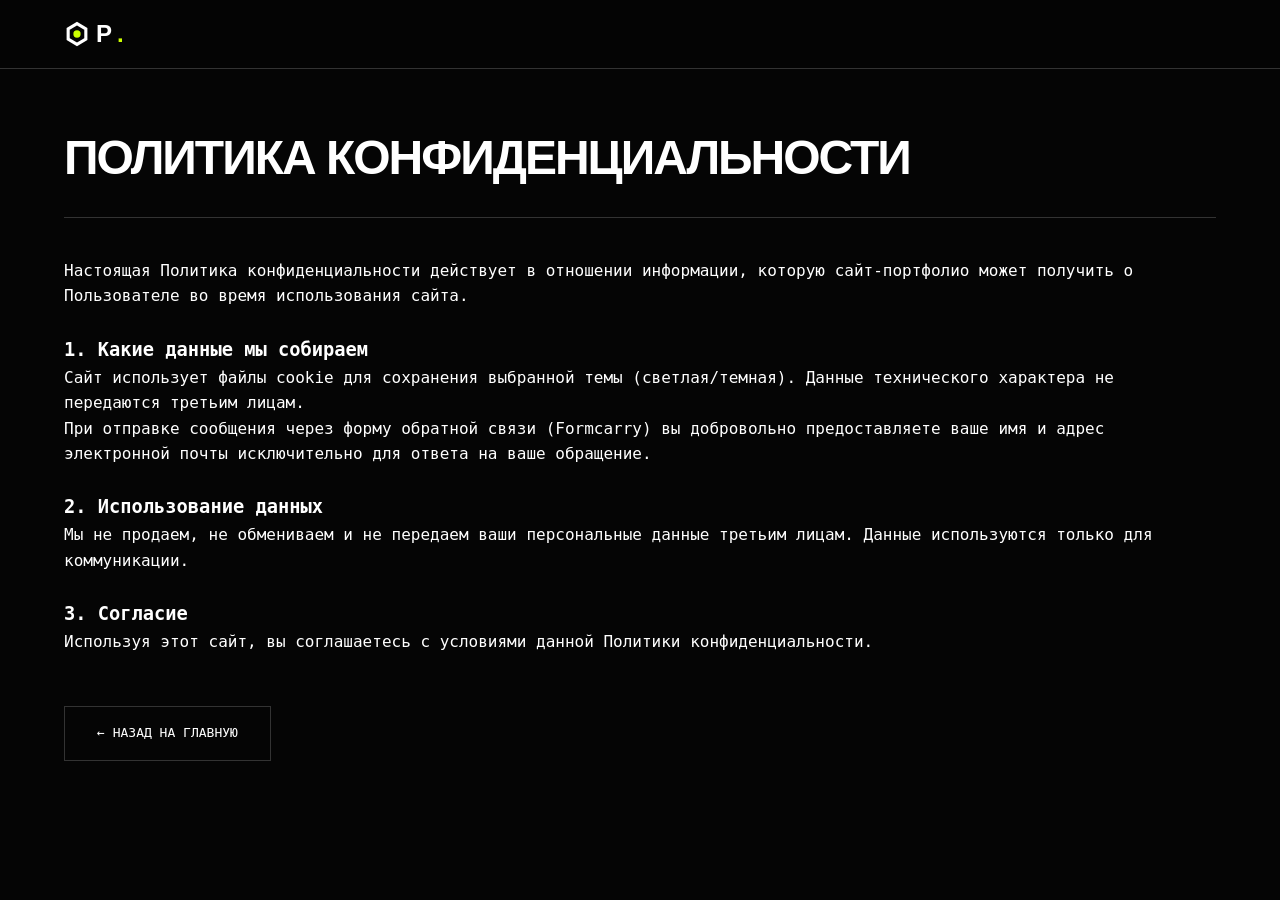
<file: privacy.html>
<!DOCTYPE html>
<html lang="ru" data-theme="dark">
<head>
    <meta charset="UTF-8">
    <meta name="viewport" content="width=device-width, initial-scale=1.0">
    <title>Политика конфиденциальности — P.</title>
    <link rel="icon" href="favicon.svg" type="image/svg+xml">
    <meta http-equiv="Content-Security-Policy" content="default-src 'self'; style-src 'self' https://fonts.googleapis.com; font-src 'self' https://fonts.gstatic.com; object-src 'none'; base-uri 'none';">
    <link href="https://fonts.googleapis.com/css2?family=IBM+Plex+Mono:wght@400;500&family=Space+Grotesk:wght@400;500;700&display=swap" rel="stylesheet" crossorigin="anonymous">
    <link rel="stylesheet" href="styles.css">
    <script src="theme-init.js"></script>
</head>
<body>
    <header>
        <a href="index.html" class="logo" aria-label="Home">
            <svg width="24" height="24" viewBox="0 0 100 100" fill="none" xmlns="http://www.w3.org/2000/svg">
                <polygon points="50,10 84,30 84,70 50,90 16,70 16,30" stroke="currentColor" stroke-width="12" stroke-linejoin="miter"/>
                <circle cx="50" cy="50" r="14" fill="var(--accent)"/>
            </svg>
            P<span>.</span>
        </a>
    </header>
    <div class="page-wrapper">
        <div class="container" style="padding-top: 120px;">
            <div class="page-header">
                <h1>Политика конфиденциальности</h1>
            </div>
            <div style="max-width: 800px; line-height: 1.8; color: var(--text-muted);">
                <p>Настоящая Политика конфиденциальности действует в отношении информации, которую сайт-портфолио может получить о Пользователе во время использования сайта.</p>
                <br>
                <h3 style="color: var(--text-main); margin-bottom: 10px;">1. Какие данные мы собираем</h3>
                <p>Сайт использует файлы cookie для сохранения выбранной темы (светлая/темная). Данные технического характера не передаются третьим лицам.</p>
                <p>При отправке сообщения через форму обратной связи (Formcarry) вы добровольно предоставляете ваше имя и адрес электронной почты исключительно для ответа на ваше обращение.</p>
                <br>
                <h3 style="color: var(--text-main); margin-bottom: 10px;">2. Использование данных</h3>
                <p>Мы не продаем, не обмениваем и не передаем ваши персональные данные третьим лицам. Данные используются только для коммуникации.</p>
                <br>
                <h3 style="color: var(--text-main); margin-bottom: 10px;">3. Согласие</h3>
                <p>Используя этот сайт, вы соглашаетесь с условиями данной Политики конфиденциальности.</p>
                <br><br>
                <a href="index.html" class="btn">← Назад на главную</a>
            </div>
        </div>
    </div>
</body>
</html>
</file>
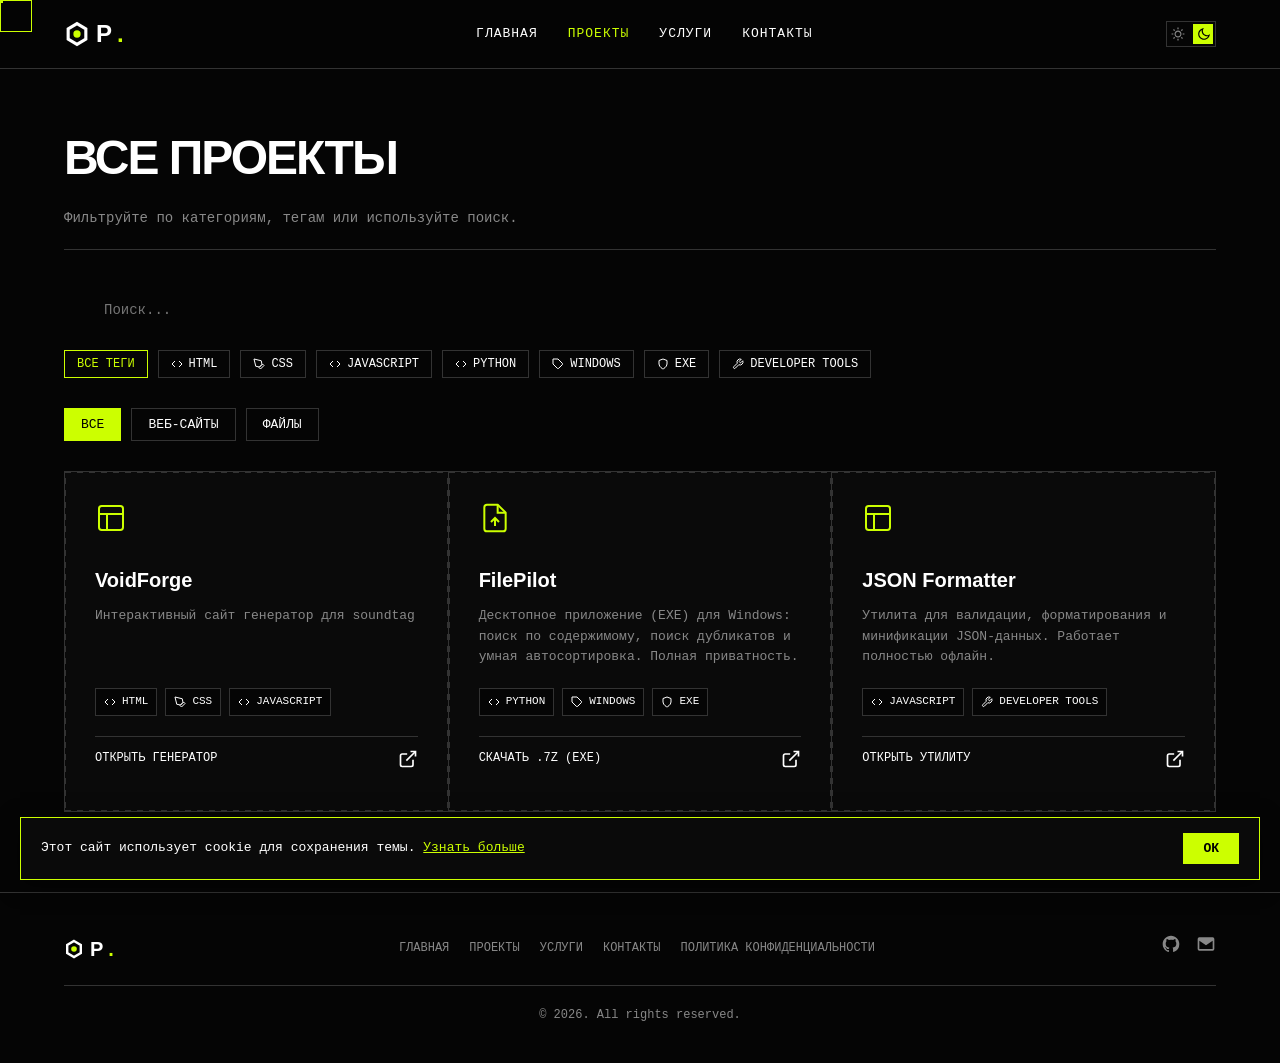
<file: projects.html>
<!DOCTYPE html>
<html lang="ru" data-theme="dark">
<head>
    <meta charset="UTF-8">
    <meta name="viewport" content="width=device-width, initial-scale=1.0">
    <title>Проекты — Portfolio</title>
    <link rel="icon" href="favicon.svg" type="image/svg+xml">
    <meta http-equiv="Content-Security-Policy" content="default-src 'self'; script-src 'self'; style-src 'self' https://fonts.googleapis.com; font-src 'self' https://fonts.gstatic.com; img-src 'self' data:; connect-src 'self' https://formcarry.com; object-src 'none'; base-uri 'none'; form-action 'self' https://formcarry.com; frame-ancestors 'none';">
    <meta name="referrer" content="strict-origin-when-cross-origin">
    <script src="frame-bust.js"></script>
    <link rel="preconnect" href="https://fonts.googleapis.com">
    <link rel="preconnect" href="https://fonts.gstatic.com" crossorigin>
    <link href="https://fonts.googleapis.com/css2?family=IBM+Plex+Mono:wght@400;500&family=Space+Grotesk:wght@400;500;700&display=swap" rel="stylesheet" crossorigin="anonymous">
    <link rel="stylesheet" href="styles.css">
    <script src="theme-init.js"></script>
</head>
<body>
    <header>
        <a href="index.html" class="logo" aria-label="Home">
            <svg width="24" height="24" viewBox="0 0 100 100" fill="none" xmlns="http://www.w3.org/2000/svg">
                <polygon points="50,10 84,30 84,70 50,90 16,70 16,30" stroke="currentColor" stroke-width="12" stroke-linejoin="miter"/>
                <circle cx="50" cy="50" r="14" fill="var(--accent)"/>
            </svg>
            P<span>.</span>
        </a>
        <nav class="desktop-nav">
            <a href="index.html">Главная</a>
            <a href="projects.html" class="active">Проекты</a>
            <a href="services.html">Услуги</a>
            <a href="contacts.html">Контакты</a>
        </nav>
        <div class="header-controls">
            <div class="theme-switch" id="themeToggle">
                <div class="theme-switch-ball"></div>
                <svg class="sun-icon" viewBox="0 0 24 24"><path d="M12 18C8.686 18 6 15.314 6 12C6 8.686 8.686 6 12 6C15.314 6 18 8.686 18 12C18 15.314 15.314 18 12 18ZM12 16C14.209 16 16 14.209 16 12C16 9.791 14.209 8 12 8C9.791 8 8 9.791 8 12C8 14.209 9.791 16 12 16ZM11 1H13V4H11V1ZM11 20H13V23H11V20ZM3.515 4.929L4.929 3.515L7.05 5.636L5.636 7.05L3.515 4.929ZM16.95 18.364L18.364 16.95L20.485 19.071L19.071 20.485L16.95 18.364ZM19.071 3.515L20.485 4.929L18.364 7.05L16.95 5.636L19.071 3.515ZM5.636 16.95L7.05 18.364L4.929 20.485L3.515 19.071L5.636 16.95ZM23 11V13H20V11H23ZM4 11V13H1V11H4Z"/></svg>
                <svg class="moon-icon" viewBox="0 0 24 24"><path d="M10 7C10 10.866 13.134 14 17 14C18.9584 14 20.729 13.1957 21.9995 11.8995C22 11.933 22 11.9665 22 12C22 17.5228 17.5228 22 12 22C6.47715 22 2 17.5228 2 12C2 6.47715 6.47715 2 12 2C12.0335 2 12.067 2 12.1005 2.00049C10.8043 3.27098 10 5.04157 10 7ZM4 12C4 16.4183 7.58172 20 12 20C15.0583 20 17.7158 18.2839 19.062 15.7621C18.3941 15.9199 17.7027 16 17 16C12.0294 16 8 11.9706 8 7C8 6.29727 8.08009 5.60587 8.2379 4.93798C5.71611 6.28423 4 8.94168 4 12Z"/></svg>
            </div>
            <button class="mobile-menu-btn" id="mobileMenuBtn" aria-label="Menu">
                <svg viewBox="0 0 24 24" fill="none" stroke="currentColor" stroke-width="2"><line x1="3" y1="12" x2="21" y2="12"></line><line x1="3" y1="6" x2="21" y2="6"></line><line x1="3" y1="18" x2="21" y2="18"></line></svg>
            </button>
        </div>
    </header>
    <div class="mobile-nav" id="mobileNav">
        <a href="index.html">Главная</a>
        <a href="projects.html" class="active">Проекты</a>
        <a href="services.html">Услуги</a>
        <a href="contacts.html">Контакты</a>
    </div>
    <div class="page-wrapper">
        <div class="container">
            <div class="page-header">
                <h1>Все проекты</h1>
                <p>Фильтруйте по категориям, тегам или используйте поиск.</p>
            </div>
            <div class="controls-container">
                <div class="search-box">
                    <svg viewBox="0 0 24 24" fill="none" stroke="currentColor" stroke-width="2"><circle cx="11" cy="11" r="8"></circle><line x1="21" y1="21" x2="16.65" y2="16.65"></line></svg>
                    <input type="text" id="searchInput" class="animated-dashed" placeholder="Поиск...">
                </div>
                <div class="tag-filters" id="tagFilters"></div>
            </div>
            <div class="tabs">
                <button class="tab-btn active" data-filter="all">Все</button>
                <button class="tab-btn" data-filter="website">Веб-сайты</button>
                <button class="tab-btn" data-filter="file">Файлы</button>
            </div>
            <div class="projects-grid" id="projectsGrid"></div>
        </div>
        <footer>
            <div class="footer-content">
                <a href="index.html" class="logo footer-logo" aria-label="Home">
                    <svg viewBox="0 0 100 100" fill="none" xmlns="http://www.w3.org/2000/svg">
                        <polygon points="50,10 84,30 84,70 50,90 16,70 16,30" stroke="currentColor" stroke-width="12" stroke-linejoin="miter"/>
                        <circle cx="50" cy="50" r="14" fill="var(--accent)"/>
                    </svg>
                    P<span>.</span>
                </a>
                <div class="footer-links">
                    <a href="index.html">Главная</a>
                    <a href="projects.html">Проекты</a>
                    <a href="services.html">Услуги</a>
                    <a href="contacts.html">Контакты</a>
                    <a href="privacy.html">Политика конфиденциальности</a>
                </div>
                <div class="footer-socials">
                    <a href="https://github.com/dyrty11" target="_blank" rel="noopener noreferrer" aria-label="GitHub"><svg viewBox="0 0 24 24" fill="currentColor"><path d="M12 2C6.477 2 2 6.484 2 12.017c0 4.425 2.865 8.18 6.839 9.504.5.092.682-.217.682-.483 0-.237-.008-.868-.013-1.703-2.782.605-3.369-1.343-3.369-1.343-.454-1.158-1.11-1.466-1.11-1.466-.908-.62.069-.608.069-.608 1.003.07 1.531 1.032 1.531 1.032.892 1.53 2.341 1.088 2.91.832.092-.647.35-1.088.636-1.338-2.22-.253-4.555-1.113-4.555-4.951 0-1.093.39-1.988 1.029-2.688-.103-.253-.446-1.272.098-2.65 0 0 .84-.27 2.75 1.026A9.564 9.564 0 0112 6.844c.85.004 1.705.115 2.504.337 1.909-1.296 2.747-1.027 2.747-1.027.546 1.379.202 2.398.1 2.651.64.7 1.028 1.595 1.028 2.688 0 3.848-2.339 4.695-4.566 4.943.359.309.678.92.678 1.855 0 1.338-.012 2.419-.012 2.747 0 .268.18.58.688.482A10.019 10.019 0 0022 12.017C22 6.484 17.522 2 12 2z"/></svg></a>
                    <a href="mailto:d81816320@gmail.com" aria-label="Email"><svg viewBox="0 0 24 24" fill="currentColor"><path d="M20 4H4a2 2 0 0 0-2 2v12a2 2 0 0 0 2 2h16a2 2 0 0 0 2-2V6a2 2 0 0 0-2-2zm0 4.236V18H4V8.236l8 5.333 8-5.333z"/></svg></a>
                </div>
            </div>
            <div class="footer-bottom">&copy; 2026. All rights reserved.</div>
        </footer>
    </div>
    <script src="script.js"></script>
</body>
</html>
</file>
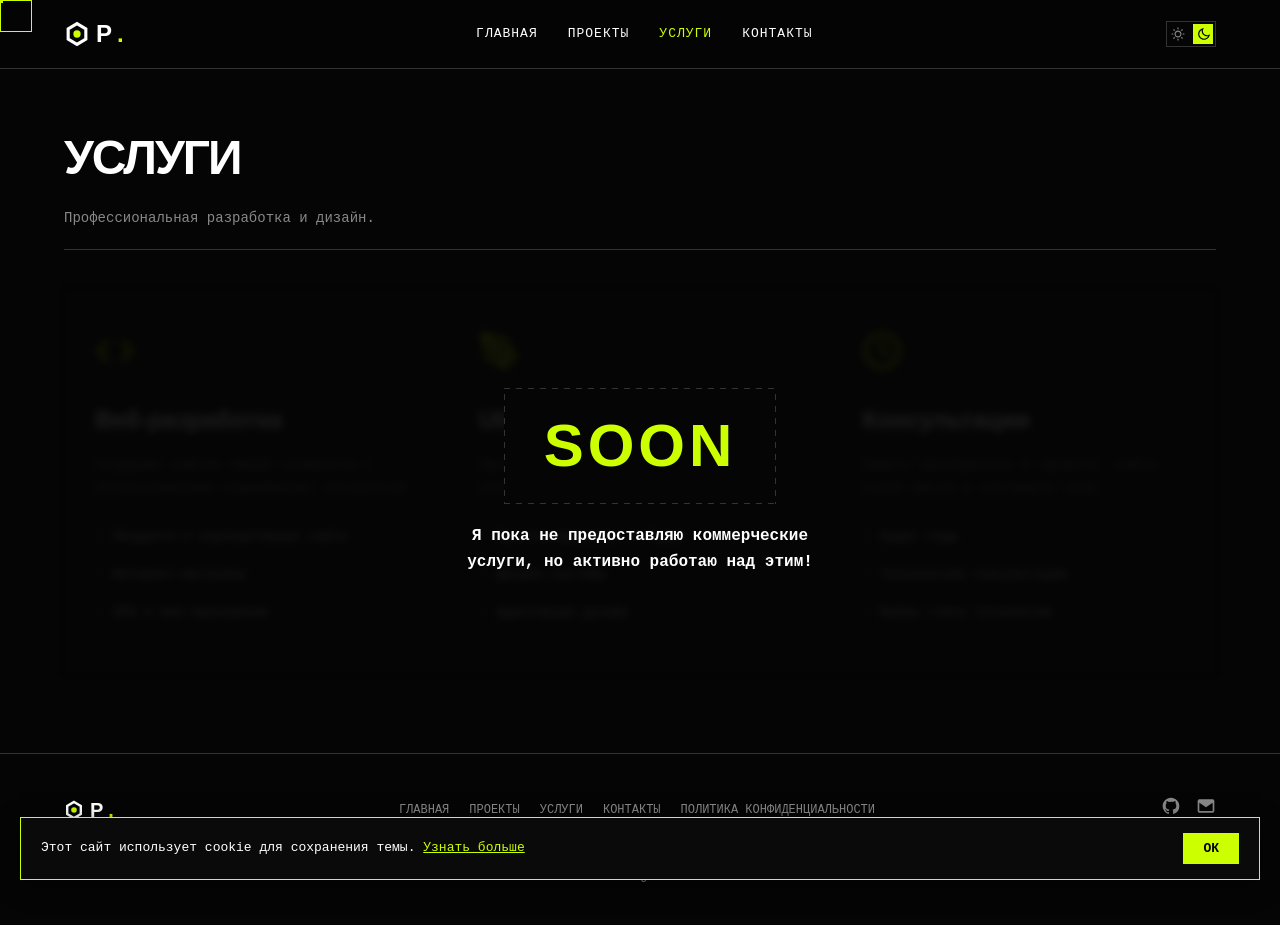
<file: services.html>
<!DOCTYPE html>
<html lang="ru" data-theme="dark">
<head>
    <meta charset="UTF-8">
    <meta name="viewport" content="width=device-width, initial-scale=1.0">
    <title>Услуги — Portfolio</title>
    <link rel="icon" href="favicon.svg" type="image/svg+xml">
    <meta http-equiv="Content-Security-Policy" content="default-src 'self'; script-src 'self'; style-src 'self' https://fonts.googleapis.com; font-src 'self' https://fonts.gstatic.com; img-src 'self' data:; connect-src 'self' https://formcarry.com; object-src 'none'; base-uri 'none'; form-action 'self' https://formcarry.com; frame-ancestors 'none';">
    <meta name="referrer" content="strict-origin-when-cross-origin">
    <script src="frame-bust.js"></script>
    <link rel="preconnect" href="https://fonts.googleapis.com">
    <link rel="preconnect" href="https://fonts.gstatic.com" crossorigin>
    <link href="https://fonts.googleapis.com/css2?family=IBM+Plex+Mono:wght@400;500&family=Space+Grotesk:wght@400;500;700&display=swap" rel="stylesheet" crossorigin="anonymous">
    <link rel="stylesheet" href="styles.css">
    <script src="theme-init.js"></script>
</head>
<body>
    <header>
        <a href="index.html" class="logo" aria-label="Home">
            <svg width="24" height="24" viewBox="0 0 100 100" fill="none" xmlns="http://www.w3.org/2000/svg">
                <polygon points="50,10 84,30 84,70 50,90 16,70 16,30" stroke="currentColor" stroke-width="12" stroke-linejoin="miter"/>
                <circle cx="50" cy="50" r="14" fill="var(--accent)"/>
            </svg>
            P<span>.</span>
        </a>
        <nav class="desktop-nav">
            <a href="index.html">Главная</a>
            <a href="projects.html">Проекты</a>
            <a href="services.html" class="active">Услуги</a>
            <a href="contacts.html">Контакты</a>
        </nav>
        <div class="header-controls">
            <div class="theme-switch" id="themeToggle">
                <div class="theme-switch-ball"></div>
                <svg class="sun-icon" viewBox="0 0 24 24"><path d="M12 18C8.686 18 6 15.314 6 12C6 8.686 8.686 6 12 6C15.314 6 18 8.686 18 12C18 15.314 15.314 18 12 18ZM12 16C14.209 16 16 14.209 16 12C16 9.791 14.209 8 12 8C9.791 8 8 9.791 8 12C8 14.209 9.791 16 12 16ZM11 1H13V4H11V1ZM11 20H13V23H11V20ZM3.515 4.929L4.929 3.515L7.05 5.636L5.636 7.05L3.515 4.929ZM16.95 18.364L18.364 16.95L20.485 19.071L19.071 20.485L16.95 18.364ZM19.071 3.515L20.485 4.929L18.364 7.05L16.95 5.636L19.071 3.515ZM5.636 16.95L7.05 18.364L4.929 20.485L3.515 19.071L5.636 16.95ZM23 11V13H20V11H23ZM4 11V13H1V11H4Z"/></svg>
                <svg class="moon-icon" viewBox="0 0 24 24"><path d="M10 7C10 10.866 13.134 14 17 14C18.9584 14 20.729 13.1957 21.9995 11.8995C22 11.933 22 11.9665 22 12C22 17.5228 17.5228 22 12 22C6.47715 22 2 17.5228 2 12C2 6.47715 6.47715 2 12 2C12.0335 2 12.067 2 12.1005 2.00049C10.8043 3.27098 10 5.04157 10 7ZM4 12C4 16.4183 7.58172 20 12 20C15.0583 20 17.7158 18.2839 19.062 15.7621C18.3941 15.9199 17.7027 16 17 16C12.0294 16 8 11.9706 8 7C8 6.29727 8.08009 5.60587 8.2379 4.93798C5.71611 6.28423 4 8.94168 4 12Z"/></svg>
            </div>
            <button class="mobile-menu-btn" id="mobileMenuBtn" aria-label="Menu">
                <svg viewBox="0 0 24 24" fill="none" stroke="currentColor" stroke-width="2"><line x1="3" y1="12" x2="21" y2="12"></line><line x1="3" y1="6" x2="21" y2="6"></line><line x1="3" y1="18" x2="21" y2="18"></line></svg>
            </button>
        </div>
    </header>
    <div class="mobile-nav" id="mobileNav">
        <a href="index.html">Главная</a>
        <a href="projects.html">Проекты</a>
        <a href="services.html" class="active">Услуги</a>
        <a href="contacts.html">Контакты</a>
    </div>
    <div class="page-wrapper">
        <div class="container">
            <div class="page-header">
                <h1>Услуги</h1>
                <p>Профессиональная разработка и дизайн.</p>
            </div>
            <div class="services-wrapper">
                <div class="services-grid">
                    <div class="service-card">
                        <div class="service-icon"><svg viewBox="0 0 24 24" fill="none" stroke="currentColor" stroke-width="2"><polyline points="16 18 22 12 16 6"></polyline><polyline points="8 6 2 12 8 18"></polyline></svg></div>
                        <h3>Веб-разработка</h3>
                        <p>Создание сайтов любой сложности с использованием современных технологий.</p>
                        <ul class="service-list">
                            <li>Лендинги и корпоративные сайты</li>
                            <li>Интернет-магазины</li>
                            <li>SPA и веб-приложения</li>
                        </ul>
                    </div>
                    <div class="service-card">
                        <div class="service-icon"><svg viewBox="0 0 24 24" fill="none" stroke="currentColor" stroke-width="2"><path d="M12 19l7-7 3 3-7 7-3-3z"></path><path d="M18 13l-1.5-7.5L2 2l3.5 14.5L13 18l5-5z"></path><path d="M2 2l7.586 7.586"></path><circle cx="11" cy="11" r="2"></circle></svg></div>
                        <h3>UI/UX Дизайн</h3>
                        <p>Проектирование удобных интерфейсов, которые увеличивают конверсию.</p>
                        <ul class="service-list">
                            <li>Прототипирование в Figma</li>
                            <li>Дизайн-системы</li>
                            <li>Адаптивный дизайн</li>
                        </ul>
                    </div>
                    <div class="service-card">
                        <div class="service-icon"><svg viewBox="0 0 24 24" fill="none" stroke="currentColor" stroke-width="2"><circle cx="12" cy="12" r="10"></circle><polyline points="12 6 12 12 16 14"></polyline></svg></div>
                        <h3>Консультации</h3>
                        <p>Помогу разобраться в проекте, найти узкие места и составить план.</p>
                        <ul class="service-list">
                            <li>Аудит кода</li>
                            <li>Технические консультации</li>
                            <li>Выбор стека технологий</li>
                        </ul>
                    </div>
                </div>
                <div class="services-overlay">
                    <div class="overlay-badge animated-dashed">SOON</div>
                    <p>Я пока не предоставляю коммерческие услуги, но активно работаю над этим!</p>
                </div>
            </div>
        </div>
        <footer>
            <div class="footer-content">
                <a href="index.html" class="logo footer-logo" aria-label="Home">
                    <svg viewBox="0 0 100 100" fill="none" xmlns="http://www.w3.org/2000/svg">
                        <polygon points="50,10 84,30 84,70 50,90 16,70 16,30" stroke="currentColor" stroke-width="12" stroke-linejoin="miter"/>
                        <circle cx="50" cy="50" r="14" fill="var(--accent)"/>
                    </svg>
                    P<span>.</span>
                </a>
                <div class="footer-links">
                    <a href="index.html">Главная</a>
                    <a href="projects.html">Проекты</a>
                    <a href="services.html">Услуги</a>
                    <a href="contacts.html">Контакты</a>
                    <a href="privacy.html">Политика конфиденциальности</a>
                </div>
                <div class="footer-socials">
                    <a href="https://github.com/dyrty11" target="_blank" rel="noopener noreferrer" aria-label="GitHub"><svg viewBox="0 0 24 24" fill="currentColor"><path d="M12 2C6.477 2 2 6.484 2 12.017c0 4.425 2.865 8.18 6.839 9.504.5.092.682-.217.682-.483 0-.237-.008-.868-.013-1.703-2.782.605-3.369-1.343-3.369-1.343-.454-1.158-1.11-1.466-1.11-1.466-.908-.62.069-.608.069-.608 1.003.07 1.531 1.032 1.531 1.032.892 1.53 2.341 1.088 2.91.832.092-.647.35-1.088.636-1.338-2.22-.253-4.555-1.113-4.555-4.951 0-1.093.39-1.988 1.029-2.688-.103-.253-.446-1.272.098-2.65 0 0 .84-.27 2.75 1.026A9.564 9.564 0 0112 6.844c.85.004 1.705.115 2.504.337 1.909-1.296 2.747-1.027 2.747-1.027.546 1.379.202 2.398.1 2.651.64.7 1.028 1.595 1.028 2.688 0 3.848-2.339 4.695-4.566 4.943.359.309.678.92.678 1.855 0 1.338-.012 2.419-.012 2.747 0 .268.18.58.688.482A10.019 10.019 0 0022 12.017C22 6.484 17.522 2 12 2z"/></svg></a>
                    <a href="mailto:d81816320@gmail.com" aria-label="Email"><svg viewBox="0 0 24 24" fill="currentColor"><path d="M20 4H4a2 2 0 0 0-2 2v12a2 2 0 0 0 2 2h16a2 2 0 0 0 2-2V6a2 2 0 0 0-2-2zm0 4.236V18H4V8.236l8 5.333 8-5.333z"/></svg></a>
                </div>
            </div>
            <div class="footer-bottom">&copy; 2026. All rights reserved.</div>
        </footer>
    </div>
    <script src="script.js"></script>
</body>
</html>
</file>
<file: styles.css>
:root {
    --bg-color: #050505;
    --text-main: #ffffff;
    --text-muted: #888888;
    --accent: #ccff00;
    --border: #333333;
    --card-bg: #0a0a0a;
    
    --font-display: 'Space Grotesk', sans-serif;
    --font-mono: 'IBM Plex Mono', monospace;
}

[data-theme="light"] {
    --bg-color: #f4f4f4;
    --text-main: #050505;
    --text-muted: #555555;
    --accent: #ccff00;
    --border: #d4d4d4;
    --card-bg: #ffffff;
}

* { margin: 0; padding: 0; box-sizing: border-box; border-radius: 0 !important; }

html { background-color: var(--bg-color); overflow-x: hidden; scroll-behavior: smooth; }
body { 
    font-family: var(--font-mono); 
    background-color: var(--bg-color); 
    color: var(--text-main); 
    line-height: 1.6; 
    overflow-x: hidden; 
    display: flex; 
    flex-direction: column; 
    min-height: 100vh; 
    -webkit-font-smoothing: antialiased;
}

/* =========================================
   ФОНОВАЯ СЕТКА (ТЕКСТУРА) + ПАРАЛЛАКС
   ========================================= */
body::before {
    content: ''; position: fixed; inset: 0; z-index: -1; pointer-events: none;
    background-image: 
        linear-gradient(rgba(255,255,255,0.03) 1px, transparent 1px), 
        linear-gradient(90deg, rgba(255,255,255,0.03) 1px, transparent 1px);
    background-size: 40px 40px;
    transform: translate(var(--mouse-x, 0px), var(--mouse-y, 0px));
    transition: transform 0.1s ease-out;
    will-change: transform;
}
[data-theme="light"] body::before {
    background-image: 
        linear-gradient(rgba(0,0,0,0.03) 1px, transparent 1px), 
        linear-gradient(90deg, rgba(0,0,0,0.03) 1px, transparent 1px);
}

body.menu-open { overflow: hidden; }
.page-wrapper { flex: 1; display: flex; flex-direction: column; animation: fadeIn 0.4s ease forwards; }
@keyframes fadeIn { from { opacity: 0; } to { opacity: 1; } }
body.page-exit .page-wrapper { opacity: 0; transition: opacity 0.2s ease; }

/* =========================================
   АНИМАЦИЯ РАМКИ
   ========================================= */
.animated-dashed { position: relative; border: none !important; }
.animated-dashed::after {
    content: ''; position: absolute; inset: 0; pointer-events: none;
    background-image:
        linear-gradient(90deg, var(--border) 50%, transparent 50%),
        linear-gradient(90deg, var(--border) 50%, transparent 50%),
        linear-gradient(0deg,  var(--border) 50%, transparent 50%),
        linear-gradient(0deg,  var(--border) 50%, transparent 50%);
    background-repeat: repeat-x, repeat-x, repeat-y, repeat-y;
    background-size: 12px 1px, 12px 1px, 1px 12px, 1px 12px;
    background-position: 0 0, 0 100%, 0 0, 100% 0;
    animation: borderMarch 0.8s linear infinite;
}
.animated-dashed:hover::after {
    background-image:
        linear-gradient(90deg, var(--accent) 50%, transparent 50%),
        linear-gradient(90deg, var(--accent) 50%, transparent 50%),
        linear-gradient(0deg,  var(--accent) 50%, transparent 50%),
        linear-gradient(0deg,  var(--accent) 50%, transparent 50%);
}
@keyframes borderMarch {
    from { background-position: 0 0,      0 100%,    0 0,      100% 0; }
    to   { background-position: 12px 0,  -12px 100%, 0 -12px,  100% 12px; }
}

/* =========================================
   ШАПКА (GLASSMORPHISM + ИСПРАВЛЕННЫЙ ЛОГОТИП)
   ========================================= */
header {
    position: fixed; top: 0; left: 0; width: 100%;
    display: flex; justify-content: space-between; align-items: center;
    padding: 15px 5%; /* Уменьшили отступ, чтобы шапка была аккуратнее */
    background: rgba(5, 5, 5, 0.85); /* Полупрозрачный фон */
    backdrop-filter: blur(12px); /* Размытие фона (эффект стекла) */
    -webkit-backdrop-filter: blur(12px);
    border-bottom: 1px solid var(--border);
    z-index: 1002;
}
[data-theme="light"] header { background: rgba(244, 244, 244, 0.85); }

.logo { 
    font-family: var(--font-display); 
    font-size: 24px; 
    font-weight: 700; 
    text-decoration: none; 
    color: var(--text-main); 
    letter-spacing: -1px; 
    display: flex; 
    align-items: center; 
    gap: 6px; /* Минимальный отступ между иконкой и текстом */
    transition: opacity 0.2s;
}
.logo:hover { opacity: 0.8; }
.logo span { color: var(--accent); }
.logo svg { display: block; flex-shrink: 0; width: 26px; height: 26px; }

.footer-logo { font-size: 20px; gap: 6px; }
.footer-logo svg { width: 20px; height: 20px; }

nav.desktop-nav { display: flex; gap: 30px; }
nav.desktop-nav a { 
    font-size: 13px; 
    font-weight: 500; 
    color: var(--text-main); 
    text-decoration: none; 
    text-transform: uppercase; 
    letter-spacing: 1px; 
    transition: color 0.2s; 
    position: relative;
}
nav.desktop-nav a:hover, nav.desktop-nav a.active { color: var(--accent); }

.theme-switch {
    width: 50px; height: 26px; background: var(--bg-color); border: 1px solid var(--border);
    cursor: pointer; display: flex; align-items: center; position: relative; padding: 2px;
}
.theme-switch svg { width: 14px; height: 14px; fill: var(--text-muted); transition: all 0.3s; }
.theme-switch .sun-icon { position: absolute; left: 4px; }
.theme-switch .moon-icon { position: absolute; right: 4px; }
.theme-switch-ball { 
    width: 20px; height: 20px; background: var(--accent); 
    transition: transform 0.3s cubic-bezier(0.175, 0.885, 0.32, 1.275); 
}
[data-theme="dark"] .theme-switch-ball { transform: translateX(24px); }
[data-theme="light"] .theme-switch-ball { transform: translateX(0); }
[data-theme="dark"] .theme-switch .moon-icon { fill: #000; }
[data-theme="light"] .theme-switch .sun-icon { fill: #000; }

.header-controls { display: flex; align-items: center; gap: 20px; }
.mobile-menu-btn { display: none; background: none; border: none; color: var(--text-main); cursor: pointer; z-index: 1003; position: relative; }

/* =========================================
   БОКОВОЕ МЕНЮ
   ========================================= */
.menu-backdrop {
    position: fixed; inset: 0; background: rgba(0,0,0,0.7); z-index: 1000;
    opacity: 0; pointer-events: none; transition: opacity 0.3s;
}
.menu-backdrop.active { opacity: 1; pointer-events: auto; }

.mobile-nav {
    position: fixed; top: 0; right: 0; width: 80%; max-width: 300px; height: 100vh;
    background: var(--bg-color); border-left: 1px solid var(--border);
    display: flex; flex-direction: column; align-items: flex-start; justify-content: flex-start;
    gap: 30px; padding: 100px 40px 40px; z-index: 1001;
    transform: translateX(100%); transition: transform 0.3s cubic-bezier(0.175, 0.885, 0.32, 1.275);
    pointer-events: none;
}
.mobile-nav.active { transform: translateX(0); pointer-events: auto; }
.mobile-nav a { font-family: var(--font-display); font-size: 28px; font-weight: 700; color: var(--text-main); text-decoration: none; text-transform: uppercase; transition: color 0.2s; }
.mobile-nav a:hover, .mobile-nav a.active { color: var(--accent); }

/* =========================================
   ОСНОВНОЙ КОНТЕНТ
   ========================================= */
.container { max-width: 1400px; margin: 0 auto; padding: 120px 5% 80px; flex: 1; width: 100%; }

.hero { display: flex; flex-direction: column; justify-content: center; min-height: 60vh; border-bottom: 1px solid var(--border); padding-bottom: 60px; margin-bottom: 60px; }
.badge { font-size: 12px; color: var(--accent); border: 1px solid var(--accent); padding: 4px 10px; display: inline-block; margin-bottom: 20px; text-transform: uppercase; letter-spacing: 2px; align-self: flex-start; background: var(--bg-color); }
.hero h1 { font-family: var(--font-display); font-size: clamp(50px, 12vw, 140px); line-height: 0.9; font-weight: 700; text-transform: uppercase; letter-spacing: -3px; margin-bottom: 30px; }
.hero h1 span { color: transparent; -webkit-text-stroke: 2px var(--text-main); }
.hero p { font-size: 16px; color: var(--text-muted); max-width: 500px; margin-bottom: 40px; }
.hero-buttons { display: flex; gap: 20px; }

.btn { font-family: var(--font-mono); font-size: 13px; font-weight: 500; text-transform: uppercase; padding: 16px 32px; border: 1px solid var(--border); background: var(--bg-color); color: var(--text-main); cursor: pointer; text-decoration: none; display: inline-flex; align-items: center; justify-content: center; gap: 10px; transition: background 0.2s, color 0.2s, border-color 0.2s; position: relative; }
.btn:hover { background: var(--accent); color: #000; border-color: var(--accent); }
.btn-primary { border-color: var(--accent); color: var(--accent); }
.btn-primary:hover { background: var(--accent); color: #000; }

.section-header { display: flex; justify-content: space-between; align-items: flex-end; margin-bottom: 30px; }
.section-title { font-family: var(--font-display); font-size: 32px; font-weight: 700; text-transform: uppercase; letter-spacing: -1px; }
.view-all { font-size: 12px; color: var(--text-main); text-decoration: none; text-transform: uppercase; display: flex; align-items: center; gap: 8px; border-bottom: 1px solid var(--text-main); padding-bottom: 2px; }
.view-all:hover { color: var(--accent); border-color: var(--accent); }

.projects-grid { display: grid; grid-template-columns: repeat(auto-fill, minmax(300px, 1fr)); gap: 1px; background: var(--border); border: 1px solid var(--border); }
.project-card { background: var(--card-bg); padding: 30px; display: flex; flex-direction: column; transition: background 0.3s, opacity 0.5s ease, transform 0.5s ease; }
.project-card:hover { background: var(--bg-color); }
.project-icon { margin-bottom: 20px; color: var(--accent); }
.project-icon svg { width: 32px; height: 32px; }
.custom-project-icon { width: 32px; height: 32px; object-fit: contain; display: block; }
.project-card h3 { font-family: var(--font-display); font-size: 20px; font-weight: 700; margin-bottom: 10px; }
.project-card p { font-size: 13px; color: var(--text-muted); margin-bottom: 20px; flex-grow: 1; }
.project-tags { display: flex; flex-wrap: wrap; gap: 8px; margin-bottom: 20px; }
.tag { font-size: 11px; padding: 4px 8px; border: 1px solid var(--border); background: var(--bg-color); display: inline-flex; align-items: center; gap: 6px; text-transform: uppercase; }
.tag svg { width: 12px; height: 12px; }

.action-btn { display: flex; align-items: center; justify-content: space-between; width: 100%; padding: 12px 0; border-top: 1px solid var(--border); font-size: 12px; text-transform: uppercase; text-decoration: none; color: var(--text-main); margin-top: auto; transition: color 0.2s; }
.action-btn:hover { color: var(--accent); }
.action-btn svg { width: 20px !important; height: 20px !important; max-width: 20px !important; max-height: 20px !important; flex-shrink: 0; }

.page-header { margin-bottom: 40px; border-bottom: 1px solid var(--border); padding-bottom: 20px; }
.page-header h1 { font-family: var(--font-display); font-size: 48px; text-transform: uppercase; letter-spacing: -2px; }
.page-header p { font-size: 14px; color: var(--text-muted); margin-top: 10px; }

.controls-container { display: flex; flex-direction: column; gap: 20px; margin-bottom: 30px; }
.search-box { position: relative; width: 100%; max-width: 400px; }
.search-box input { width: 100%; padding: 12px 12px 12px 40px; border: 1px solid var(--border); background: var(--bg-color); color: var(--text-main); font-family: var(--font-mono); font-size: 14px; }
.search-box input:focus { outline: none; border-color: var(--accent); }
.search-box svg { position: absolute; left: 12px; top: 50%; transform: translateY(-50%); width: 16px; height: 16px; color: var(--text-muted); }

.tag-filters { display: flex; flex-wrap: wrap; gap: 10px; }
.tag-filter-btn { background: transparent; border: 1px solid var(--border); color: var(--text-main); padding: 6px 12px; font-family: var(--font-mono); font-size: 12px; text-transform: uppercase; cursor: pointer; display: inline-flex; align-items: center; gap: 6px; transition: all 0.2s; }
.tag-filter-btn:hover, .tag-filter-btn.active { border-color: var(--accent); color: var(--accent); }
.tag-filter-btn svg { width: 12px; height: 12px; }

.tabs { display: flex; gap: 10px; margin-bottom: 30px; }
.tab-btn { background: transparent; border: 1px solid var(--border); color: var(--text-main); padding: 8px 16px; font-family: var(--font-mono); font-size: 13px; cursor: pointer; text-transform: uppercase; }
.tab-btn:hover, .tab-btn.active { background: var(--accent); color: #000; border-color: var(--accent); }

.services-wrapper { position: relative; }
.services-grid { display: grid; grid-template-columns: repeat(auto-fit, minmax(300px, 1fr)); gap: 1px; background: var(--border); border: 1px solid var(--border); }
.service-card { background: var(--card-bg); padding: 40px 30px; }
.service-icon { color: var(--accent); margin-bottom: 20px; }
.service-icon svg { width: 40px; height: 40px; }
.service-card h3 { font-family: var(--font-display); font-size: 24px; margin-bottom: 15px; }
.service-card p { font-size: 14px; color: var(--text-muted); margin-bottom: 20px; }
.service-list { list-style: none; }
.service-list li { font-size: 13px; padding: 8px 0; border-bottom: 1px solid var(--border); display: flex; align-items: center; gap: 10px; }
.service-list li::before { content: '→'; color: var(--accent); }

.services-wrapper .services-grid { filter: blur(4px); opacity: 0.1; pointer-events: none; }
.services-overlay { position: absolute; inset: 0; display: flex; flex-direction: column; align-items: center; justify-content: center; z-index: 10; text-align: center; padding: 20px; }
.overlay-badge { font-family: var(--font-display); font-size: 60px; font-weight: 700; color: var(--accent); border: 2px solid var(--accent); padding: 10px 40px; text-transform: uppercase; letter-spacing: 4px; margin-bottom: 20px; background: var(--bg-color); }
.services-overlay p { font-size: 16px; max-width: 400px; font-weight: bold; }

.contact-grid { display: grid; grid-template-columns: 1fr; gap: 20px; margin-bottom: 40px; max-width: 500px; }
.contact-card { border: 1px solid var(--border); padding: 30px; text-decoration: none; color: var(--text-main); display: flex; flex-direction: column; align-items: flex-start; transition: border-color 0.3s; background: var(--bg-color); }
.contact-card:hover { border-color: var(--accent); }
.contact-icon { color: var(--accent); margin-bottom: 15px; }
.contact-icon svg { width: 24px; height: 24px; }
.contact-card h3 { font-family: var(--font-display); font-size: 18px; margin-bottom: 5px; }
.contact-card p { font-size: 13px; color: var(--text-muted); }

.contact-form { border: 1px solid var(--border); padding: 40px; max-width: 800px; background: var(--bg-color); }
.form-group { margin-bottom: 20px; }
.form-group label { display: block; font-size: 12px; text-transform: uppercase; margin-bottom: 8px; color: var(--text-muted); }
.form-group input, .form-group textarea { width: 100%; padding: 15px; border: 1px solid var(--border); background: var(--card-bg); color: var(--text-main); font-family: var(--font-mono); font-size: 14px; transition: border-color 0.3s; }
.form-group input:focus, .form-group textarea:focus { outline: none; border-color: var(--accent); }
.form-group textarea { resize: vertical; min-height: 120px; }

.file-disabled-notice { display: flex; align-items: center; gap: 10px; padding: 12px 15px; color: var(--text-muted); font-size: 12px; font-weight: 500; text-transform: uppercase; letter-spacing: 1px; background: rgba(255, 255, 255, 0.02); cursor: not-allowed; }
.file-disabled-notice svg { color: var(--accent); }
.file-hint { font-size: 11px; color: var(--text-muted); margin-top: 8px; text-transform: uppercase; letter-spacing: 0.5px; }

.submit-btn { width: 100%; padding: 16px; background: var(--accent); color: #000; border: none; font-family: var(--font-mono); font-size: 14px; font-weight: 600; text-transform: uppercase; cursor: pointer; transition: opacity 0.2s; }
.submit-btn:hover { opacity: 0.8; }

footer { border-top: 1px solid var(--border); padding: 40px 5%; display: flex; flex-direction: column; gap: 20px; background: var(--bg-color); }
.footer-content { max-width: 1400px; margin: 0 auto; width: 100%; display: flex; justify-content: space-between; align-items: center; flex-wrap: wrap; gap: 20px; }
.footer-links { display: flex; gap: 20px; }
.footer-links a { font-size: 12px; color: var(--text-muted); text-decoration: none; text-transform: uppercase; }
.footer-links a:hover { color: var(--accent); }
.footer-socials { display: flex; gap: 15px; }
.footer-socials a { color: var(--text-muted); transition: color 0.2s; }
.footer-socials a:hover { color: var(--accent); }
.footer-socials svg { width: 20px; height: 20px; }
.footer-bottom { text-align: center; font-size: 12px; color: var(--text-muted); padding-top: 20px; border-top: 1px solid var(--border); }

.preview-modal { position: fixed; inset: 0; background: rgba(0,0,0,0.9); z-index: 9999; display: flex; flex-direction: column; padding: 20px; }
.preview-modal-header { display: flex; justify-content: flex-end; margin-bottom: 20px; }
.preview-modal-close { background: var(--accent); color: #000; border: none; padding: 10px 20px; font-family: var(--font-mono); font-weight: bold; cursor: pointer; text-transform: uppercase; }
.preview-modal iframe { width: 100%; height: 100%; border: 1px solid var(--border); background: #fff; }

@media (max-width: 968px) {
    nav.desktop-nav { display: none; }
    .mobile-menu-btn { display: block; }
    .mobile-menu-btn svg { width: 30px; height: 30px; }
    .hero h1 { font-size: 60px; }
    .page-header h1 { font-size: 36px; }
}

/* =========================================
   ФИШКИ (Курсор, Анимации)
   ========================================= */
.custom-cursor {
    position: fixed; top: 0; left: 0; width: 32px; height: 32px;
    border: 1px solid var(--accent); pointer-events: none; z-index: 99999;
    transition: width 0.2s, height 0.2s, background-color 0.2s;
    transform: translate(-50%, -50%);
}
.custom-cursor.hover {
    width: 50px; height: 50px; background: var(--accent);
    opacity: 0.2; border-color: transparent;
}
.custom-cursor-dot {
    position: fixed; top: 0; left: 0; width: 6px; height: 6px;
    background: var(--accent); pointer-events: none; z-index: 100000;
    transform: translate(-50%, -50%);
}

.project-card.reveal-init { opacity: 0; transform: translateY(30px); }
.project-card.reveal-init.visible { opacity: 1; transform: translateY(0); transition: opacity 0.5s ease, transform 0.5s ease; }
/* Cookie Banner */
.cookie-banner {
    position: fixed; bottom: 20px; left: 20px; right: 20px; z-index: 9999;
    background: var(--card-bg); border: 1px solid var(--accent);
    padding: 15px 20px; display: flex; justify-content: space-between; align-items: center;
    font-size: 12px; color: var(--text-main); gap: 20px; flex-wrap: wrap;
    box-shadow: 0 5px 20px rgba(0,0,0,0.5);
}
.cookie-banner button {
    background: var(--accent); color: #000; border: none; padding: 8px 16px;
    font-family: var(--font-mono); font-weight: bold; cursor: pointer; text-transform: uppercase;
}
@media (max-width: 600px) { .cookie-banner { flex-direction: column; align-items: flex-start; } }
/* Стили для Cookie Banner */
.cookie-banner {
    position: fixed;
    bottom: 20px;
    left: 20px;
    right: 20px;
    z-index: 9999;
    background-color: var(--card-bg);
    border: 1px solid var(--accent);
    padding: 15px 20px;
    display: flex;
    justify-content: space-between;
    align-items: center;
    font-size: 13px;
    color: var(--text-main);
    gap: 20px;
    box-shadow: 0 5px 20px rgba(0,0,0,0.5);
}

.cookie-banner button {
    background-color: var(--accent);
    color: #000;
    border: none;
    padding: 8px 20px;
    font-family: var(--font-mono);
    font-weight: bold;
    cursor: pointer;
    text-transform: uppercase;
    font-size: 13px;
    white-space: nowrap;
    transition: opacity 0.2s;
}

.cookie-banner button:hover {
    opacity: 0.8;
}

.cookie-banner a {
    color: var(--accent);
    text-decoration: underline;
}

@media (max-width: 600px) {
    .cookie-banner {
        flex-direction: column;
        align-items: flex-start;
    }
}
</file>
<file: admin.css>
:root {
    --bg: #050505; --surface: #0a0a0a; --border: #333;
    --text: #fff; --text-muted: #888; --accent: #ccff00;
    --danger: #ff3333; --success: #ccff00;
}
[data-theme="light"] {
    --bg: #f4f4f4; --surface: #ffffff; --border: #d4d4d4;
    --text: #050505; --text-muted: #666; --accent: #88cc00;
}
* { margin: 0; padding: 0; box-sizing: border-box; border-radius: 0 !important; }
body {
    font-family: 'IBM Plex Mono', monospace; background: var(--bg); color: var(--text);
    min-height: 100vh; padding: 30px 20px; transition: background 0.3s, color 0.3s;
}
.container { max-width: 1100px; margin: 0 auto; }

.header-row { display: flex; justify-content: space-between; align-items: flex-start; margin-bottom: 10px; }
.admin-header-logo { display: flex; align-items: center; gap: 15px; margin-bottom: 5px; }
h1 { font-family: 'Space Grotesk', sans-serif; font-size: 2.2em; text-transform: uppercase; letter-spacing: -1px; }
h1 span { color: var(--accent); }
.subtitle { color: var(--text-muted); font-size: 0.85em; margin-bottom: 20px; }

.theme-switch {
    width: 50px; height: 26px; background: var(--bg); border: 1px solid var(--border);
    cursor: pointer; display: flex; align-items: center; position: relative; padding: 2px;
}
.theme-switch svg { width: 14px; height: 14px; fill: var(--text-muted); transition: all 0.3s; }
.theme-switch .sun-icon { position: absolute; left: 4px; }
.theme-switch .moon-icon { position: absolute; right: 4px; }
.theme-switch-ball {
    width: 20px; height: 20px; background: var(--accent);
    transition: transform 0.3s cubic-bezier(0.175, 0.885, 0.32, 1.275);
}
[data-theme="dark"] .theme-switch-ball { transform: translateX(24px); }
[data-theme="light"] .theme-switch-ball { transform: translateX(0); }
[data-theme="dark"] .theme-switch .moon-icon { fill: #000; }
[data-theme="light"] .theme-switch .sun-icon { fill: #000; }

.animated-dashed { position: relative; border: none !important; }
.animated-dashed::after {
    content: ''; position: absolute; inset: 0; pointer-events: none;
    background-image:
        linear-gradient(90deg, var(--border) 50%, transparent 50%),
        linear-gradient(90deg, var(--border) 50%, transparent 50%),
        linear-gradient(0deg,  var(--border) 50%, transparent 50%),
        linear-gradient(0deg,  var(--border) 50%, transparent 50%);
    background-repeat: repeat-x, repeat-x, repeat-y, repeat-y;
    background-size: 12px 1px, 12px 1px, 1px 12px, 1px 12px;
    background-position: 0 0, 0 100%, 0 0, 100% 0;
    animation: borderMarch 0.8s linear infinite;
}
.animated-dashed:hover::after {
    background-image:
        linear-gradient(90deg, var(--accent) 50%, transparent 50%),
        linear-gradient(90deg, var(--accent) 50%, transparent 50%),
        linear-gradient(0deg,  var(--accent) 50%, transparent 50%),
        linear-gradient(0deg,  var(--accent) 50%, transparent 50%);
}
@keyframes borderMarch {
    from { background-position: 0 0,      0 100%,    0 0,      100% 0; }
    to   { background-position: 12px 0,  -12px 100%, 0 -12px,  100% 12px; }
}

.stats {
    display: flex; gap: 20px; flex-wrap: wrap;
    background: var(--surface); border: 1px solid var(--border);
    padding: 15px 20px; margin-bottom: 20px; font-size: 13px;
}
.stats span { color: var(--text-muted); }
.stats strong { color: var(--accent); font-size: 1.2em; margin-left: 5px; }

.token-section { background: var(--surface); border: 1px solid var(--border); padding: 20px; margin-bottom: 20px; }
.token-section label { display: block; font-size: 11px; text-transform: uppercase; color: var(--text-muted); margin-bottom: 8px; }
.token-section input { width: 100%; padding: 10px; background: var(--bg); border: 1px solid var(--border); color: var(--text); font-family: 'IBM Plex Mono', monospace; font-size: 14px; }
.token-hint { font-size: 11px; color: var(--text-muted); margin-top: 8px; line-height: 1.5; }
.token-hint a { color: var(--accent); }
.token-warning { color: var(--danger); font-weight: bold; margin-top: 5px; font-size: 11px; text-transform: uppercase; }
.token-row { display: flex; gap: 10px; align-items: center; flex-wrap: wrap; margin-top: 10px; }
.status-badge { display: inline-block; padding: 4px 8px; font-size: 10px; text-transform: uppercase; border: 1px solid var(--border); color: var(--text-muted); transition: all 0.2s; }
.status-badge.connected { border-color: var(--accent); color: var(--accent); }
.status-badge.checking { border-color: #ff9800; color: #ff9800; }
.status-badge.warning { border-color: #ff9800; color: #ff9800; }
.status-badge.error { border-color: var(--danger); color: var(--danger); }
.forget-btn { padding: 4px 10px; font-size: 10px; text-transform: uppercase; background: transparent; border: 1px solid var(--border); color: var(--text-muted); cursor: pointer; font-family: 'IBM Plex Mono', monospace; letter-spacing: 0.5px; }
.forget-btn:hover { border-color: var(--danger); color: var(--danger); }

.toolbar { display: flex; justify-content: space-between; align-items: center; gap: 15px; margin-bottom: 20px; flex-wrap: wrap; }
.toolbar input[type="text"] { flex: 1; min-width: 200px; padding: 10px 15px; background: var(--surface); border: 1px solid var(--border); color: var(--text); font-family: 'IBM Plex Mono', monospace; font-size: 14px; }
.toolbar input:focus { outline: none; border-color: var(--accent); }
.unsaved-badge { color: #ff9800; font-size: 12px; text-transform: uppercase; font-weight: bold; padding: 8px 12px; border: 1px solid #ff9800; }

.project-item { background: var(--surface); border: 1px solid var(--border); padding: 20px; margin-bottom: 15px; position: relative; transition: all 0.2s; }
.project-item.dragging { opacity: 0.4; }
.project-item.drag-over::after {
    background-image:
        linear-gradient(90deg, var(--accent) 50%, transparent 50%),
        linear-gradient(90deg, var(--accent) 50%, transparent 50%),
        linear-gradient(0deg,  var(--accent) 50%, transparent 50%),
        linear-gradient(0deg,  var(--accent) 50%, transparent 50%);
}
.project-header { display: flex; justify-content: space-between; align-items: center; margin-bottom: 15px; padding-bottom: 10px; border-bottom: 1px solid var(--border); }
.flex-row { display: flex; align-items: center; gap: 10px; }
.project-number { font-family: 'Space Grotesk', sans-serif; font-size: 1.3em; font-weight: 700; color: var(--accent); }
.project-actions { display: flex; gap: 8px; }

.icon-btn { background: transparent; border: 1px solid var(--border); color: var(--text-muted); width: 32px; height: 32px; cursor: pointer; font-size: 14px; transition: all 0.2s; display: flex; align-items: center; justify-content: center; }
.icon-btn:hover { border-color: var(--accent); color: var(--accent); }
.icon-btn.danger:hover { border-color: var(--danger); color: var(--danger); }
.drag-handle { cursor: grab; color: var(--text-muted); font-size: 18px; padding: 5px; }
.drag-handle:active { cursor: grabbing; }

.form-group { margin-bottom: 12px; }
.form-group label { display: block; font-size: 11px; text-transform: uppercase; color: var(--text-muted); margin-bottom: 5px; }
.form-group input, .form-group select, .form-group textarea { width: 100%; padding: 10px; background: var(--bg); border: 1px solid var(--border); color: var(--text); font-family: 'IBM Plex Mono', monospace; font-size: 14px; }
.form-group input:focus, .form-group select:focus, .form-group textarea:focus { outline: none; border-color: var(--accent); }
.form-group textarea { resize: vertical; }

.grid-2 { display: grid; grid-template-columns: 1fr 1fr; gap: 15px; }
.grid-3 { display: grid; grid-template-columns: 1fr 1fr 1fr; gap: 15px; }
.grid-4 { display: grid; grid-template-columns: 1fr 1fr 1fr 1fr; gap: 15px; }

.tag-suggestions { display: flex; flex-wrap: wrap; gap: 5px; margin-top: 8px; }
.tag-suggestion { font-family: 'IBM Plex Mono', monospace; font-size: 10px; padding: 4px 8px; background: transparent; border: 1px solid var(--border); color: var(--text-muted); cursor: pointer; text-transform: uppercase; letter-spacing: 0.5px; transition: all 0.2s; }
.tag-suggestion:hover { border-color: var(--accent); color: var(--accent); }
.tag-suggestion.used { opacity: 0.35; cursor: default; pointer-events: none; }

.icon-row { display: flex; gap: 10px; align-items: center; }
.icon-preview { width: 40px; height: 40px; flex-shrink: 0; border: 1px solid var(--border); background: var(--bg); display: flex; align-items: center; justify-content: center; color: var(--accent); }
.icon-preview svg { width: 24px; height: 24px; }
.icon-preview img { max-width: 100%; max-height: 100%; object-fit: contain; }
.custom-icon-upload { margin-top: 8px; display: flex; flex-wrap: wrap; gap: 6px; align-items: center; }
.custom-icon-upload label { padding: 6px 10px; border: 1px solid var(--border); color: var(--text-muted); font-size: 10px; text-transform: uppercase; cursor: pointer; transition: all 0.2s; font-family: 'IBM Plex Mono', monospace; }
.custom-icon-upload label:hover { border-color: var(--accent); color: var(--accent); }

.color-row { display: flex; gap: 8px; align-items: center; }
.color-swatch { width: 24px; height: 24px; cursor: pointer; border: 2px solid var(--border); transition: transform 0.2s; }
.color-swatch:hover { transform: scale(1.15); }
.color-swatch.active { border-color: var(--text); }
.color-input { flex: 1; }

.color-swatch[data-color="#ccff00"] { background: #ccff00; }
.color-swatch[data-color="#0ea5e9"] { background: #0ea5e9; }
.color-swatch[data-color="#8b5cf6"] { background: #8b5cf6; }
.color-swatch[data-color="#10b981"] { background: #10b981; }
.color-swatch[data-color="#f59e0b"] { background: #f59e0b; }
.color-swatch[data-color="#ef4444"] { background: #ef4444; }

.btn { padding: 12px 24px; background: transparent; border: 1px solid var(--border); color: var(--text); font-family: 'IBM Plex Mono', monospace; font-size: 13px; text-transform: uppercase; font-weight: 600; cursor: pointer; transition: all 0.2s; }
.btn:hover { border-color: var(--accent); color: var(--accent); }
.btn-primary { background: var(--accent); color: #000; border-color: var(--accent); }
.btn-primary:hover { opacity: 0.8; color: #000; }
.btn:disabled { opacity: 0.5; cursor: not-allowed; }

.add-btn { width: 100%; margin-bottom: 20px; padding: 15px; font-size: 14px; }
.actions { display: flex; gap: 10px; flex-wrap: wrap; margin-top: 20px; border-top: 1px solid var(--border); padding-top: 20px; }

.log { margin-top: 20px; padding: 15px; background: var(--surface); border: 1px solid var(--border); font-size: 12px; color: var(--text-muted); max-height: 100px; overflow-y: auto; }
.log.error { border-color: var(--danger); color: var(--danger); }
.log.success { border-color: var(--accent); color: var(--accent); }

.hint { font-size: 12px; color: var(--text-muted); margin-top: 20px; line-height: 1.6; }
.hint kbd { background: var(--surface); border: 1px solid var(--border); padding: 2px 6px; font-family: 'IBM Plex Mono', monospace; font-size: 11px; }

.toast { position: fixed; bottom: 20px; right: 20px; z-index: 9999; background: var(--surface); border: 1px solid var(--accent); color: var(--text); padding: 15px 25px; font-size: 14px; box-shadow: 0 5px 20px rgba(0,0,0,0.3); animation: slideIn 0.3s ease; }
@keyframes slideIn { from { transform: translateX(100%); opacity: 0; } to { transform: translateX(0); opacity: 1; } }

/* Утилиты для замены инлайн-стилей */
.hidden { display: none !important; }

@media (max-width: 768px) {
    .grid-2, .grid-3, .grid-4 { grid-template-columns: 1fr; }
    h1 { font-size: 1.6em; }
    .header-row { flex-direction: column; gap: 10px; }
}
</file>
<file: json-formatter.css>
:root { --bg: #050505; --surface: #0a0a0a; --border: #333; --text: #fff; --text-muted: #888; --accent: #ccff00; }
* { margin: 0; padding: 0; box-sizing: border-box; border-radius: 0 !important; }
body { font-family: 'IBM Plex Mono', monospace; background: var(--bg); color: var(--text); min-height: 100vh; display: flex; align-items: center; justify-content: center; padding: 20px; }
.container { width: 100%; max-width: 1000px; background: var(--surface); border: 1px solid var(--border); padding: 40px; }
.header { margin-bottom: 30px; border-bottom: 1px solid var(--border); padding-bottom: 20px; }
h1 { font-family: 'Space Grotesk', sans-serif; font-size: 2.5em; text-transform: uppercase; letter-spacing: -1px; }
h1 span { color: var(--accent); }
.subtitle { color: var(--text-muted); font-size: 0.9em; margin-top: 5px; }
.editor-grid { display: grid; grid-template-columns: 1fr 1fr; gap: 20px; margin-bottom: 20px; }
.panel { display: flex; flex-direction: column; gap: 10px; }
.panel-header { font-size: 0.8em; text-transform: uppercase; color: var(--text-muted); display: flex; justify-content: space-between; }
textarea { width: 100%; height: 400px; background: var(--bg); border: 1px solid var(--border); color: var(--text); padding: 15px; font-family: 'IBM Plex Mono', monospace; font-size: 14px; resize: none; outline: none; transition: border-color 0.2s; }
textarea:focus { border-color: var(--accent); }
.btn-row { display: flex; gap: 10px; flex-wrap: wrap; }
.btn { flex: 1; padding: 12px; background: transparent; border: 1px solid var(--border); color: var(--text); font-family: 'IBM Plex Mono', monospace; font-size: 12px; text-transform: uppercase; font-weight: 600; cursor: pointer; transition: all 0.2s; }
.btn:hover { border-color: var(--accent); color: var(--accent); }
.btn-primary { background: var(--accent); color: #000; border-color: var(--accent); }
.btn-primary:hover { opacity: 0.8; color: #000; }
.status { font-size: 0.85em; margin-top: 10px; text-transform: uppercase; font-weight: bold; }
.status.error { color: #ff3333; }
.status.success { color: var(--accent); }
.back-link { display: inline-block; margin-top: 30px; color: var(--text-muted); text-decoration: none; font-size: 14px; text-transform: uppercase; }
.back-link:hover { color: var(--accent); }
@media (max-width: 768px) { .editor-grid { grid-template-columns: 1fr; } .container { padding: 20px; } h1 { font-size: 2em; } textarea { height: 250px; } }
</file>
